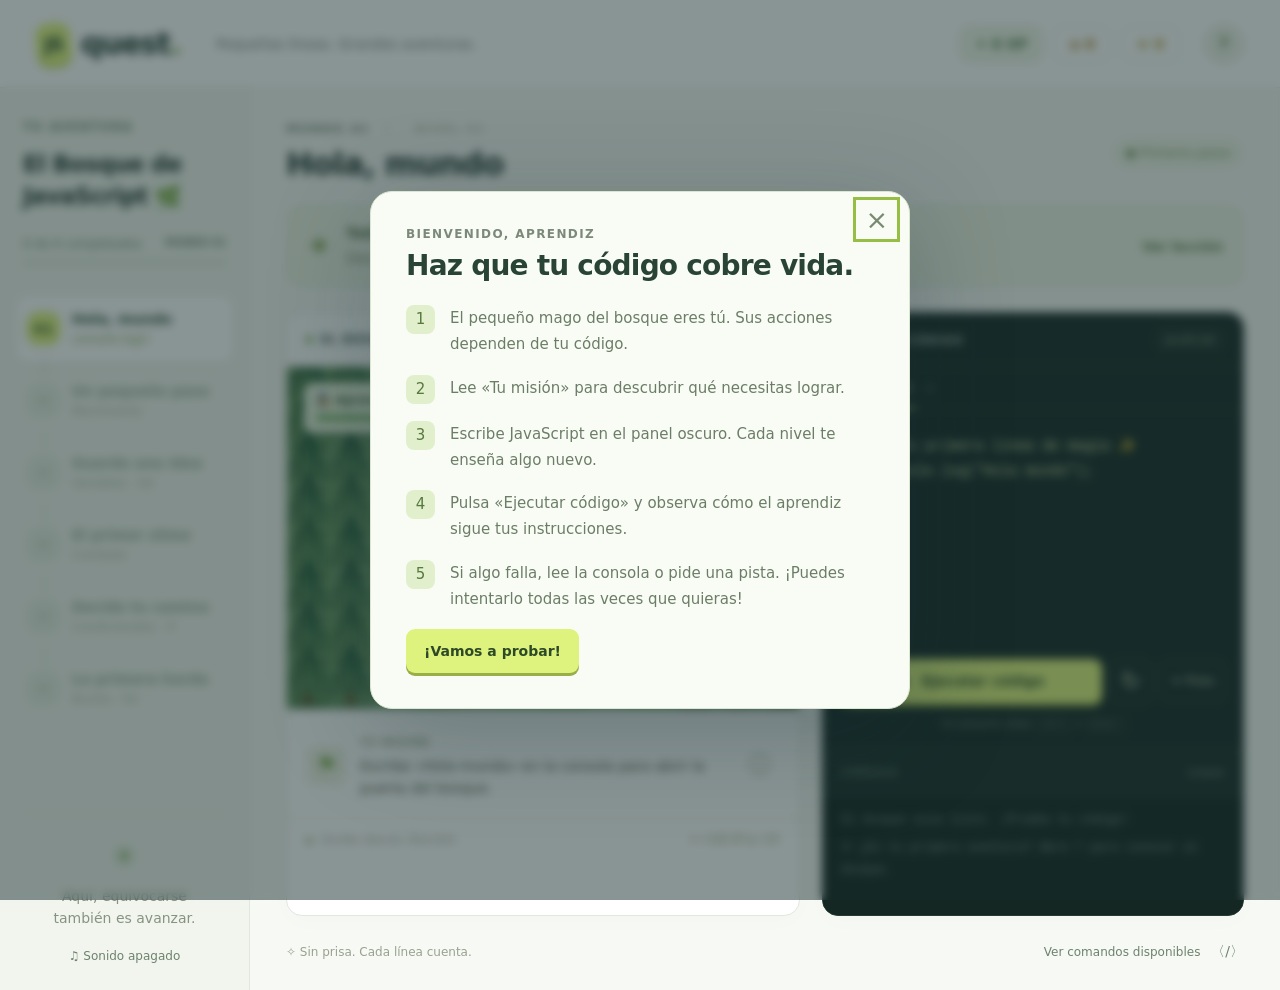
<file: js-quest/index.html>
<!DOCTYPE html>
<html lang="es"><head><meta charset="UTF-8"><meta name="viewport" content="width=device-width,initial-scale=1"><title>JS Quest · El Bosque de JavaScript</title><meta name="description" content="Aprende JavaScript desde cero en una aventura de código, magia y pequeños descubrimientos."><link rel="icon" type="image/svg+xml" href="data:image/svg+xml,%3Csvg xmlns='http://www.w3.org/2000/svg' viewBox='0 0 40 40'%3E%3Crect width='40' height='40' rx='12' fill='%23d8f36a'/%3E%3Ctext x='6' y='28' font-size='23' font-weight='bold' fill='%23263828'%3EJS%3C/text%3E%3C/svg%3E"><link rel="stylesheet" href="css/style.css"></head>
<body><header class="topbar"><button class="brand" id="homeButton" aria-label="Inicio de JS Quest"><span class="brand-icon">JS</span><span>quest<span class="brand-dot">.</span></span></button><span class="tagline">Pequeñas líneas. Grandes aventuras.</span><div class="top-stats"><span id="xpStat">✦ 0 XP</span><span id="coinStat">◈ 0</span><span id="starStat">★ 0</span></div><button class="avatar" id="helpButton" title="Cómo jugar" aria-label="Cómo jugar">?</button></header>
<div class="app-layout"><aside class="sidebar"><div class="world-label">TU AVENTURA</div><h2>El Bosque de<br>JavaScript <span>🌿</span></h2><div class="world-progress"><span id="progressText">0 de 6 completados</span><span>MUNDO 01</span></div><div class="progress-track"><i id="progressFill"></i></div><nav id="levelList" aria-label="Niveles del bosque"></nav><div class="sidebar-bottom"><span class="leaf">✳</span><p>Aquí, equivocarse<br>también es avanzar.</p><button id="soundButton" class="text-button">♫ Sonido apagado</button></div></aside>
<main><div class="workspace-top"><div><div class="eyebrow">MUNDO 01 <span>/</span> <span id="levelKicker">NIVEL 01</span></div><h1 id="levelTitle">Hola, mundo</h1></div><span class="difficulty">● Primeros pasos</span></div><div class="lesson-banner"><span class="mentor-symbol">✦</span><div><strong id="lessonHeading">Toda aventura empieza con un hola.</strong><p id="lessonText"></p></div><button id="lessonToggle" class="text-button">Ver lección</button></div>
<div class="play-grid"><section class="game-card"><div class="panel-head"><div><span class="tiny-dot"></span>EL BOSQUE</div><span class="live-tag">TU CÓDIGO COBRA VIDA</span></div><div class="scene"><canvas id="gameCanvas" width="864" height="576" aria-label="Escenario del juego con héroe, enemigos y objetivo"></canvas><div class="health-hud"><span>🧙 Aprendiz</span><div class="health-track"><i id="healthFill"></i></div><small id="healthText">100 / 100</small></div><div class="scene-level" id="sceneLevel">01</div><div id="speechBubble" class="speech-bubble" hidden></div></div><div class="mission"><div class="mission-icon">⚑</div><div><span class="eyebrow">TU MISIÓN</span><p id="objectiveText"></p></div><button id="objectiveButton" class="icon-button" aria-label="Ver objetivo">ⓘ</button></div><div class="game-footer"><span><i class="keycap">▶</i> Escribe. Ejecuta. Descubre.</span><span id="rewardText">✦ +100 XP &nbsp; ◈ +25</span></div></section>
<section class="code-card"><div class="panel-head"><span><span class="code-icon">〈/〉</span> TU CÓDIGO</span><span class="language-chip">JavaScript</span></div><div class="editor-tab"><span>aventura.js</span><span class="tab-dot"></span></div><div class="editor-container"><pre id="lineNumbers" aria-hidden="true">1</pre><label class="sr-only" for="codeEditor">Código JavaScript del nivel</label><textarea id="codeEditor" spellcheck="false" autocapitalize="off" autocomplete="off" autocorrect="off"></textarea></div><div class="editor-actions"><button id="runButton" class="primary-button"><span>▶</span> Ejecutar código</button><button id="resetButton" class="icon-button" title="Reiniciar nivel y código" aria-label="Reiniciar nivel y código">↻</button><button id="hintButton" class="hint-button">☀ Pista</button></div><div class="shortcut">Un pequeño atajo: <kbd>Ctrl</kbd> + <kbd>Enter</kbd></div><div class="console-head"><span>CONSOLA</span><button id="clearConsole" class="text-button">Limpiar</button></div><div id="console" role="log" aria-live="polite"></div></section></div>
<div class="bottom-notes"><span>✧ Sin prisa. Cada línea cuenta.</span><button id="commandsButton" class="text-button">Ver comandos disponibles <span>〈/〉</span></button></div></main></div>
<dialog id="infoDialog"><button class="close-dialog" id="closeInfo" aria-label="Cerrar">×</button><div id="infoContent"></div></dialog>
<dialog id="winDialog"><div class="win-symbol">✦</div><div class="eyebrow">¡UN NUEVO DESCUBRIMIENTO!</div><h2>¡Nivel completado!</h2><div class="win-stars" id="winStars">★★★</div><p id="winMessage">Tu código acaba de hacer magia.</p><div class="win-rewards" id="winRewards"></div><button id="nextButton" class="primary-button">Siguiente nivel</button><button id="replayButton" class="text-button">Volver a intentarlo</button></dialog>
<script src="js/levels.js"></script><script src="js/player.js"></script><script src="js/enemy.js"></script><script src="js/game.js"></script><script src="js/progress.js"></script><script src="js/levelManager.js"></script><script src="js/codeRunner.js"></script><script src="js/ui.js"></script><script src="js/app.js"></script></body></html>
</file>
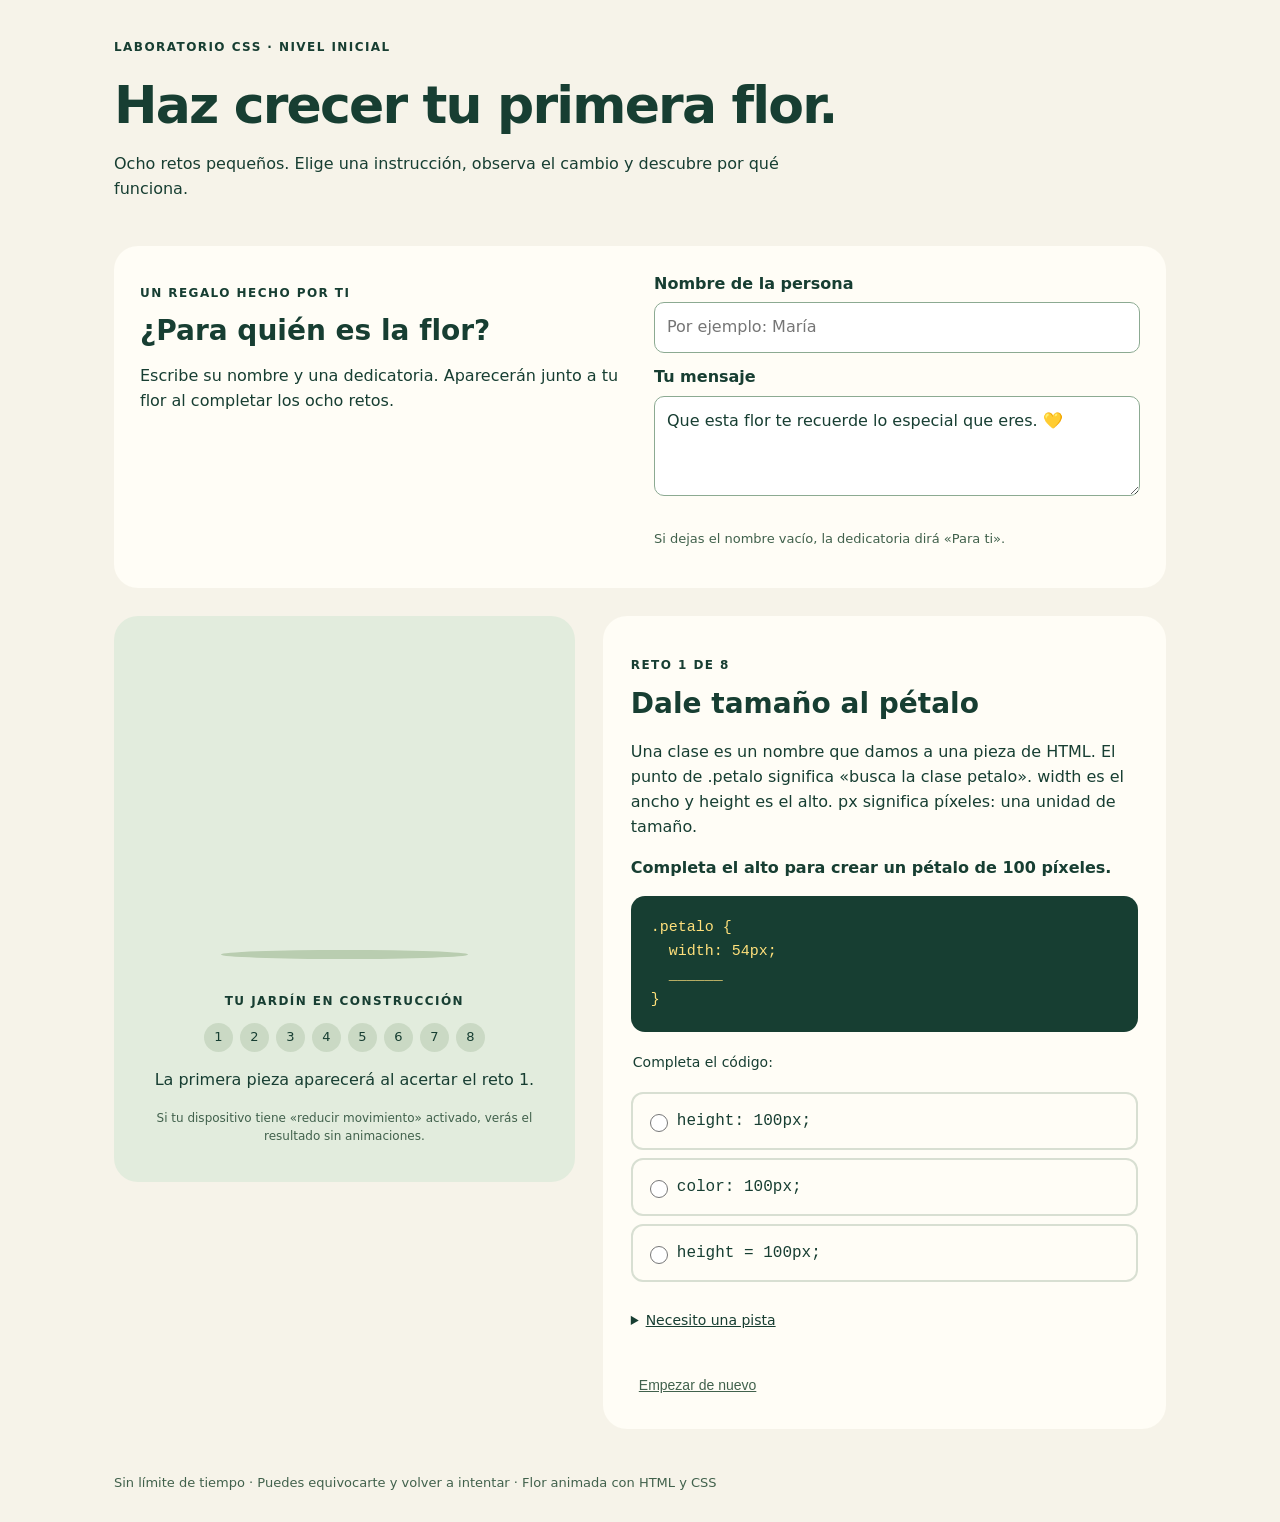
<file: juego-flor/index.html>
<!doctype html>
<html lang="es"><head><meta charset="utf-8"><meta name="viewport" content="width=device-width, initial-scale=1"><title>Misión: una flor con CSS</title><link rel="stylesheet" href="estilos.css"></head>
<body><header><span class="badge">LABORATORIO CSS · NIVEL INICIAL</span><h1>Haz crecer tu primera flor.</h1><p>Ocho retos pequeños. Elige una instrucción, observa el cambio y descubre por qué funciona.</p></header>
<form class="game">
<section class="personalizacion" aria-labelledby="titulo-regalo"><div><p class="eyebrow">UN REGALO HECHO POR TI</p><h2 id="titulo-regalo">¿Para quién es la flor?</h2><p>Escribe su nombre y una dedicatoria. Aparecerán junto a tu flor al completar los ocho retos.</p></div><div><label for="destinatario">Nombre de la persona</label><input id="destinatario" name="destinatario" type="text" maxlength="60" placeholder="Por ejemplo: María" autocomplete="off"><label for="mensaje">Tu mensaje</label><textarea id="mensaje" name="mensaje" maxlength="240" rows="3">Que esta flor te recuerde lo especial que eres. 💛</textarea><p class="field-note">Si dejas el nombre vacío, la dedicatoria dirá «Para ti».</p></div></section><div class="preview"><div class="scene" role="img" aria-label="Vista del resultado: la flor se construye al resolver los retos"><div class="hearts" aria-hidden="true"><span class="heart h1">♥</span><span class="heart h2">♥</span><span class="heart h3">♥</span><span class="heart h4">♥</span><span class="heart h5">♥</span><span class="heart h6">♥</span><span class="heart h7">♥</span><span class="heart h8">♥</span><span class="heart h9">♥</span><span class="heart h10">♥</span><span class="heart h11">♥</span><span class="heart h12">♥</span></div><div class="stem"></div><div class="leaf"></div><div class="corona"><i class="petalo p1"></i><i class="petalo p2"></i><i class="petalo p3"></i><i class="petalo p4"></i><i class="petalo p5"></i><i class="petalo p6"></i><i class="petalo p7"></i><i class="petalo p8"></i><div class="centro"></div></div><div class="ground"></div></div><div class="dedicatoria" aria-live="polite"><h2 data-destino>Para ti</h2><p data-mensaje>Que esta flor te recuerde lo especial que eres. 💛</p></div><p class="preview-label">TU JARDÍN EN CONSTRUCCIÓN</p><div class="progress" aria-label="Progreso de los ocho retos"><span class="dot d1">1</span><span class="dot d2">2</span><span class="dot d3">3</span><span class="dot d4">4</span><span class="dot d5">5</span><span class="dot d6">6</span><span class="dot d7">7</span><span class="dot d8">8</span></div><p class="start-caption">La primera pieza aparecerá al acertar el reto 1.</p><p class="caption cap1">Ya hay una caja de 54 × 100 píxeles.</p><p class="caption cap2">El pétalo ahora es amarillo.</p><p class="caption cap3">¡Tu primer pétalo está listo!</p><p class="caption cap4">Los ocho pétalos comparten el mismo punto de giro.</p><p class="caption cap5">La flor ya tiene centro y tallo.</p><p class="caption cap6">Receta preparada. La vista muestra el tamaño inicial como ejemplo.</p><p class="caption cap7">¡La flor se ha abierto!</p><p class="caption cap8">¡Completaste la flor y su celebración!</p><p class="motion-note">Si tu dispositivo tiene «reducir movimiento» activado, verás el resultado sin animaciones.</p></div><div class="workshop"><section class="step step1" aria-labelledby="title1"><p class="eyebrow">RETO 1 DE 8</p><h2 id="title1">Dale tamaño al pétalo</h2><p>Una clase es un nombre que damos a una pieza de HTML. El punto de .petalo significa «busca la clase petalo». width es el ancho y height es el alto. px significa píxeles: una unidad de tamaño.</p><p class="task">Completa el alto para crear un pétalo de 100 píxeles.</p><pre>.petalo {
  width: 54px;
  ______
}</pre><fieldset><legend>Completa el código:</legend><div class="option"><input type="radio" name="reto1" id="s1c" value="0"><label for="s1c"><code>height: 100px;</code></label><p class="feedback good">height: 100px; establece el alto. Los dos puntos separan la propiedad y su valor; el punto y coma termina la instrucción.</p></div><div class="option"><input type="radio" name="reto1" id="s1w1" value="1"><label for="s1w1"><code>color: 100px;</code></label><p class="feedback bad">Todavía no. Lee la pista y prueba otra opción; no hay penalización.</p></div><div class="option"><input type="radio" name="reto1" id="s1w2" value="2"><label for="s1w2"><code>height = 100px;</code></label><p class="feedback bad">Todavía no. Lee la pista y prueba otra opción; no hay penalización.</p></div></fieldset><details><summary>Necesito una pista</summary><p>Busca la palabra que significa alto: height. En CSS usamos : para asignar un valor.</p></details><label class="next"><input type="checkbox" id="next1"> Siguiente reto <span aria-hidden="true">→</span></label></section><section class="step step2" aria-labelledby="title2"><p class="eyebrow">RETO 2 DE 8</p><h2 id="title2">Píntalo de amarillo</h2><p>background cambia el fondo de la pieza. yellow es el nombre del color amarillo. color cambia el color del texto, no el fondo.</p><p class="task">Elige la instrucción que pinta el fondo.</p><pre>.petalo {
  background: ______;
}</pre><fieldset><legend>Completa el código:</legend><div class="option"><input type="radio" name="reto2" id="s2w0" value="0"><label for="s2w0"><code>green</code></label><p class="feedback bad">Todavía no. Lee la pista y prueba otra opción; no hay penalización.</p></div><div class="option"><input type="radio" name="reto2" id="s2c" value="1"><label for="s2c"><code>yellow</code></label><p class="feedback good">background: yellow; llena el pétalo de amarillo. En este caso, yellow es el valor de la propiedad background.</p></div><div class="option"><input type="radio" name="reto2" id="s2w2" value="2"><label for="s2w2"><code>pink</code></label><p class="feedback bad">Todavía no. Lee la pista y prueba otra opción; no hay penalización.</p></div></fieldset><details><summary>Necesito una pista</summary><p>Amarillo en inglés se escribe yellow.</p></details><label class="next"><input type="checkbox" id="next2"> Siguiente reto <span aria-hidden="true">→</span></label></section><section class="step step3" aria-labelledby="title3"><p class="eyebrow">RETO 3 DE 8</p><h2 id="title3">Redondea sus bordes</h2><p>border-radius redondea las esquinas. Con 0 quedan rectas. Con 50% en esta caja alargada conseguimos un óvalo.</p><p class="task">Convierte el rectángulo en un pétalo ovalado.</p><pre>.petalo {
  border-radius: ______;
}</pre><fieldset><legend>Completa el código:</legend><div class="option"><input type="radio" name="reto3" id="s3w0" value="0"><label for="s3w0"><code>0</code></label><p class="feedback bad">Todavía no. Lee la pista y prueba otra opción; no hay penalización.</p></div><div class="option"><input type="radio" name="reto3" id="s3c" value="1"><label for="s3c"><code>50%</code></label><p class="feedback good">border-radius: 50%; redondea cada esquina hasta formar el óvalo. El símbolo % significa porcentaje.</p></div><div class="option"><input type="radio" name="reto3" id="s3w2" value="2"><label for="s3w2"><code>2px</code></label><p class="feedback bad">Todavía no. Lee la pista y prueba otra opción; no hay penalización.</p></div></fieldset><details><summary>Necesito una pista</summary><p>Necesitamos un redondeado grande: la mitad del tamaño de la caja.</p></details><label class="next"><input type="checkbox" id="next3"> Siguiente reto <span aria-hidden="true">→</span></label></section><section class="step step4" aria-labelledby="title4"><p class="eyebrow">RETO 4 DE 8</p><h2 id="title4">Forma la corona</h2><p>HTML ya contiene ocho pétalos. transform cambia su forma, orientación o lugar. rotate() gira una pieza. deg significa grados: una vuelta completa tiene 360.</p><p class="task">Hay ocho pétalos. ¿Cuántos grados separan uno del siguiente?</p><pre>.p2 { transform: rotate(____); }
/* p1: 0°, p3: 90°, p4: 135°… */</pre><fieldset><legend>Completa el código:</legend><div class="option"><input type="radio" name="reto4" id="s4w0" value="0"><label for="s4w0"><code>10deg</code></label><p class="feedback bad">Todavía no. Lee la pista y prueba otra opción; no hay penalización.</p></div><div class="option"><input type="radio" name="reto4" id="s4w1" value="1"><label for="s4w1"><code>180deg</code></label><p class="feedback bad">Todavía no. Lee la pista y prueba otra opción; no hay penalización.</p></div><div class="option"><input type="radio" name="reto4" id="s4c" value="2"><label for="s4c"><code>45deg</code></label><p class="feedback good">360 ÷ 8 = 45. Cada pétalo gira 45 grados más que el anterior. transform-origin: 50% 100%; coloca el punto de giro en el centro de su borde inferior.</p></div></fieldset><details><summary>Necesito una pista</summary><p>Divide una vuelta completa (360) entre ocho.</p></details><label class="next"><input type="checkbox" id="next4"> Siguiente reto <span aria-hidden="true">→</span></label></section><section class="step step5" aria-labelledby="title5"><p class="eyebrow">RETO 5 DE 8</p><h2 id="title5">Añade el centro y el tallo</h2><p>El centro es otra pieza de HTML: &lt;div class=&quot;centro&quot;&gt;&lt;/div&gt;. Para aplicarle CSS, escribimos un punto seguido del nombre de esa clase. El tallo ya está preparado.</p><p class="task">¿Qué selector aplica estas instrucciones al centro?</p><pre>______ {
  width: 48px;
  height: 48px;
  background: #a96120;
  border-radius: 50%;
}</pre><fieldset><legend>Completa el código:</legend><div class="option"><input type="radio" name="reto5" id="s5c" value="0"><label for="s5c"><code>.centro</code></label><p class="feedback good">.centro selecciona los elementos con class=&quot;centro&quot;. El código #a96120 representa un color marrón. Ancho y alto iguales más border-radius: 50% forman un círculo.</p></div><div class="option"><input type="radio" name="reto5" id="s5w1" value="1"><label for="s5w1"><code>@centro</code></label><p class="feedback bad">Todavía no. Lee la pista y prueba otra opción; no hay penalización.</p></div><div class="option"><input type="radio" name="reto5" id="s5w2" value="2"><label for="s5w2"><code>centro()</code></label><p class="feedback bad">Todavía no. Lee la pista y prueba otra opción; no hay penalización.</p></div></fieldset><details><summary>Necesito una pista</summary><p>Una clase se selecciona con un punto.</p></details><label class="next"><input type="checkbox" id="next5"> Siguiente reto <span aria-hidden="true">→</span></label></section><section class="step step6" aria-labelledby="title6"><p class="eyebrow">RETO 6 DE 8</p><h2 id="title6">Escribe la receta para florecer</h2><p>@ introduce una regla especial de CSS. @keyframes describe los cambios de una animación. florecer es el nombre que elegimos. from significa inicio; to, final. scale() cambia el tamaño: 0.05 es muy pequeño y 1 es el tamaño normal.</p><p class="task">Completa la palabra que define las etapas.</p><pre>______ florecer {
  from { transform: scale(0.05); }
  to   { transform: scale(1); }
}</pre><fieldset><legend>Completa el código:</legend><div class="option"><input type="radio" name="reto6" id="s6w0" value="0"><label for="s6w0"><code>.keyframes</code></label><p class="feedback bad">Todavía no. Lee la pista y prueba otra opción; no hay penalización.</p></div><div class="option"><input type="radio" name="reto6" id="s6c" value="1"><label for="s6c"><code>@keyframes</code></label><p class="feedback good">@keyframes florecer guarda la receta. Por sí sola no inicia el movimiento. Vamos a aplicarla al grupo que contiene los pétalos y el centro.</p></div><div class="option"><input type="radio" name="reto6" id="s6w2" value="2"><label for="s6w2"><code>@color</code></label><p class="feedback bad">Todavía no. Lee la pista y prueba otra opción; no hay penalización.</p></div></fieldset><details><summary>Necesito una pista</summary><p>La regla especial empieza con @ y se llama keyframes.</p></details><label class="next"><input type="checkbox" id="next6"> Siguiente reto <span aria-hidden="true">→</span></label></section><section class="step step7" aria-labelledby="title7"><p class="eyebrow">RETO 7 DE 8</p><h2 id="title7">¡Hazla florecer!</h2><p>animation-name elige una receta de @keyframes. animation-duration dice cuánto dura; 2s son dos segundos. animation-fill-mode: both aplica el primer estado durante la espera y conserva el último al acabar.</p><p class="task">Usa el mismo nombre de la receta anterior.</p><pre>.corona {
  animation-name: ______;
  animation-duration: 2s;
  animation-fill-mode: both;
}</pre><fieldset><legend>Completa el código:</legend><div class="option"><input type="radio" name="reto7" id="s7w0" value="0"><label for="s7w0"><code>yellow</code></label><p class="feedback bad">Todavía no. Lee la pista y prueba otra opción; no hay penalización.</p></div><div class="option"><input type="radio" name="reto7" id="s7w1" value="1"><label for="s7w1"><code>petalo</code></label><p class="feedback bad">Todavía no. Lee la pista y prueba otra opción; no hay penalización.</p></div><div class="option"><input type="radio" name="reto7" id="s7c" value="2"><label for="s7c"><code>florecer</code></label><p class="feedback good">animation-name: florecer; conecta el grupo .corona con @keyframes florecer. La corona pasa de pequeña a grande durante dos segundos.</p></div></fieldset><details><summary>Necesito una pista</summary><p>El nombre debe coincidir exactamente con el escrito después de @keyframes.</p></details><label class="next"><input type="checkbox" id="next7"> Siguiente reto <span aria-hidden="true">→</span></label></section><section class="step step8" aria-labelledby="title8"><p class="eyebrow">RETO 8 DE 8</p><h2 id="title8">Celebra con corazones</h2><p>Los corazones ya tienen una animación llamada flotar. animation-delay indica cuánto espera cada uno antes de empezar. Variar posiciones y esperas crea un efecto disperso.</p><p class="task">Haz que este corazón espere un segundo.</p><pre>.corazon {
  animation-name: flotar;
  animation-duration: 4s;
  animation-iteration-count: infinite;
  ______
}</pre><fieldset><legend>Completa el código:</legend><div class="option"><input type="radio" name="reto8" id="s8c" value="0"><label for="s8c"><code>animation-delay: 1s;</code></label><p class="feedback good">animation-delay: 1s; retrasa el comienzo un segundo. infinite repite la animación. Los corazones usan posiciones y tiempos diferentes, fijados en CSS: simulan azar, no generan posiciones aleatorias nuevas.</p></div><div class="option"><input type="radio" name="reto8" id="s8w1" value="1"><label for="s8w1"><code>background: 1s;</code></label><p class="feedback bad">Todavía no. Lee la pista y prueba otra opción; no hay penalización.</p></div><div class="option"><input type="radio" name="reto8" id="s8w2" value="2"><label for="s8w2"><code>animation-name: 1s;</code></label><p class="feedback bad">Todavía no. Lee la pista y prueba otra opción; no hay penalización.</p></div></fieldset><details><summary>Necesito una pista</summary><p>delay significa retraso. El valor de tiempo lleva s, de segundos.</p></details><label class="next"><input type="checkbox" id="next8"> Ver mi jardín <span aria-hidden="true">→</span></label></section><section class="finish"><p class="eyebrow">8 DE 8 · MISIÓN CUMPLIDA</p><h2>De una caja a una flor.</h2><p>Has usado clases, propiedades, valores, giros y animaciones. ¡Ahora puedes cambiar el jardín!</p><ol><li>Abre <strong>ejercicio/index.html</strong> para ver la flor completa.</li><li>Abre <strong>ejercicio/flor.css</strong> en un editor de texto.</li><li>Cambia <code>yellow</code> por <code>pink</code>. Guarda y recarga la página.</li><li>Cambia <code>2s</code> por <code>5s</code>. ¿Florece más rápido o más lento?</li></ol><p>El HTML y el CSS están en archivos separados. Los comentarios del CSS explican cada parte.</p><div class="acciones"><button type="button" id="ver-regalo" class="link-button">Ver mi animación completa</button><button type="button" id="descargar" class="link-button">Descargar HTML y CSS ↓</button></div><p class="field-note">La descarga incluye index.html y flor.css con tu dedicatoria. Descomprime el ZIP y abre index.html para regalar la flor.</p><p id="estado-descarga" role="status"></p><noscript>Para personalizar y descargar, activa JavaScript. Puedes abrir la versión de ejemplo en ejercicio/index.html.</noscript></section><button type="reset" class="reset">Empezar de nuevo</button></div></form><footer>Sin límite de tiempo · Puedes equivocarte y volver a intentar · Flor animada con HTML y CSS</footer><script src="personalizar.js"></script></body></html>
</file>
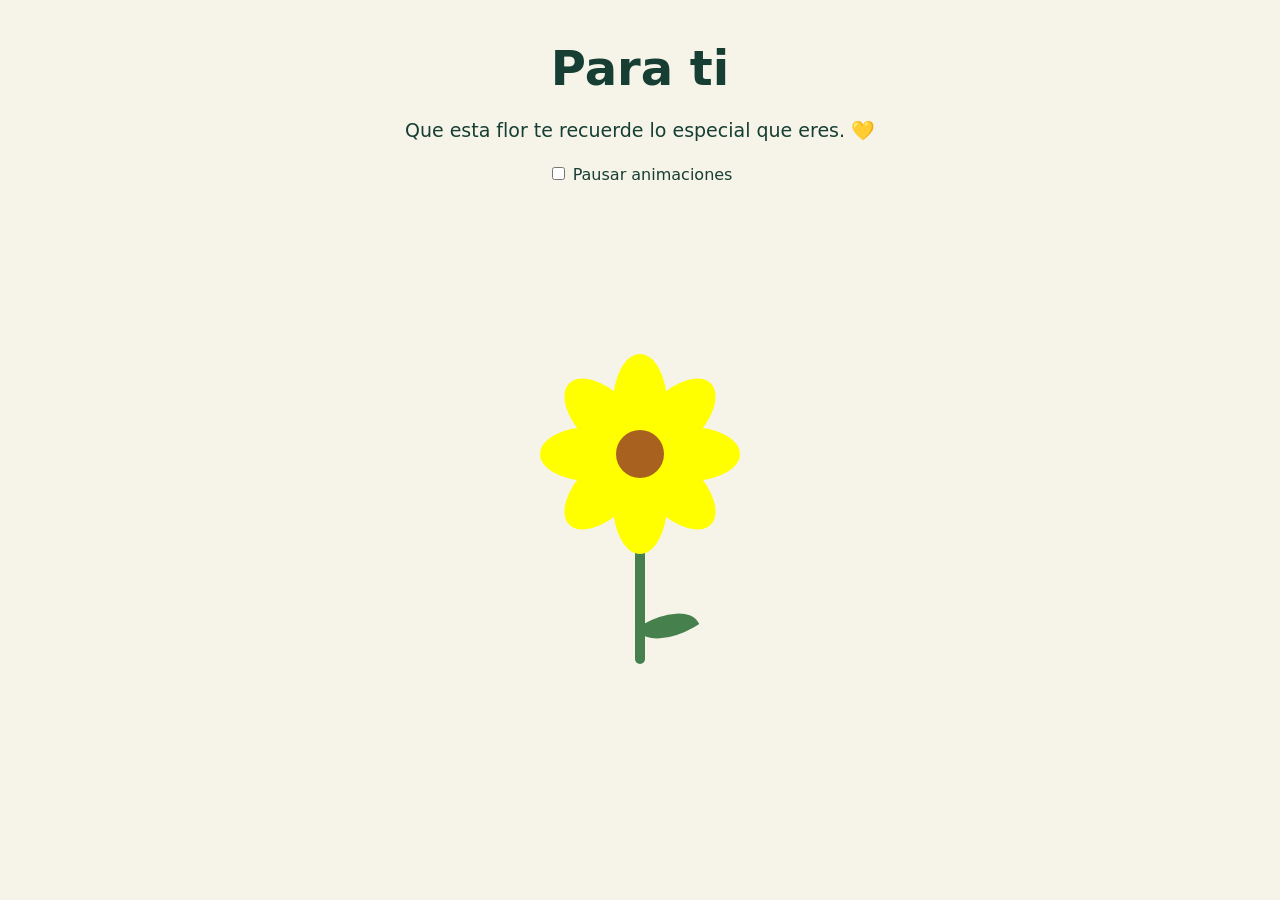
<file: juego-flor/ejercicio/index.html>
<!doctype html>
<html lang="es">
<head>
  <meta charset="utf-8">
  <meta name="viewport" content="width=device-width, initial-scale=1">
  <title>Una flor para ti</title>
  <!-- link conecta este HTML con el archivo que contiene los estilos. -->
  <link rel="stylesheet" href="flor.css">
</head>
<body>
  <header class="dedicatoria"><h1>Para ti</h1><p>Que esta flor te recuerde lo especial que eres. 💛</p></header>
  <label class="control"><input type="checkbox" id="pausa"> Pausar animaciones</label>
  <div class="escena" role="img" aria-label="Flor amarilla que se abre, con corazones flotantes">
    <div class="hearts" aria-hidden="true"><span class="heart h1">♥</span><span class="heart h2">♥</span><span class="heart h3">♥</span><span class="heart h4">♥</span><span class="heart h5">♥</span><span class="heart h6">♥</span><span class="heart h7">♥</span><span class="heart h8">♥</span><span class="heart h9">♥</span><span class="heart h10">♥</span><span class="heart h11">♥</span><span class="heart h12">♥</span></div>
    <div class="stem"></div><div class="leaf"></div>
    <!-- corona agrupa los pétalos y el centro. Animaremos todo este grupo. -->
    <div class="corona"><i class="petalo p1"></i><i class="petalo p2"></i><i class="petalo p3"></i><i class="petalo p4"></i><i class="petalo p5"></i><i class="petalo p6"></i><i class="petalo p7"></i><i class="petalo p8"></i><div class="centro"></div></div>
  </div>
</body>
</html>
</file>
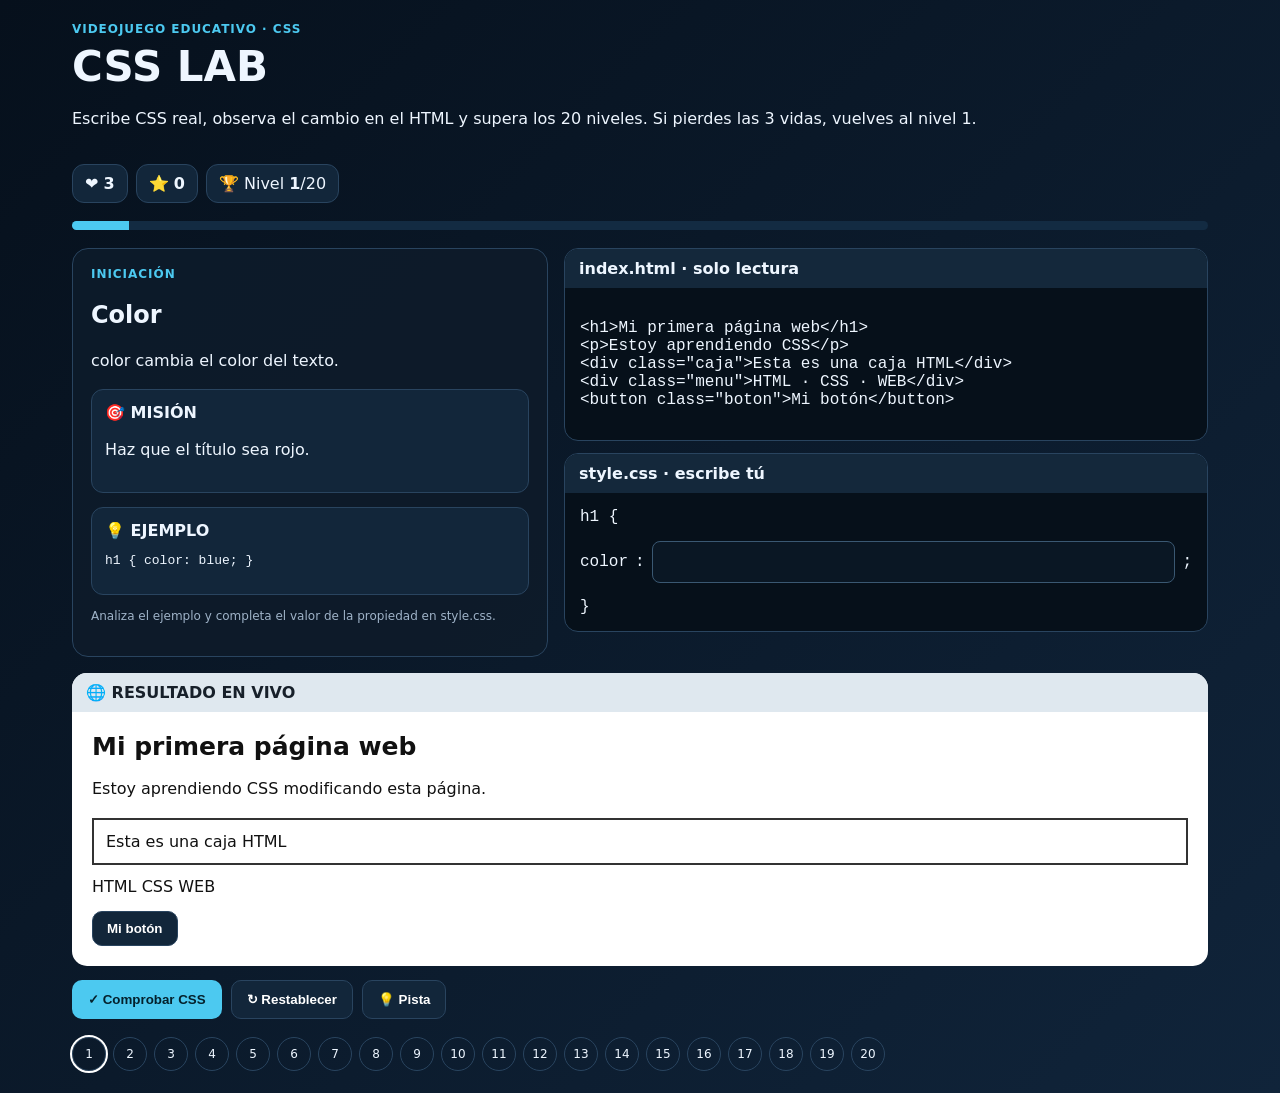
<file: css.html>
<!doctype html>
<html lang="es">
<head>
<meta charset="utf-8">
<meta name="viewport" content="width=device-width,initial-scale=1">
<title>CSS LAB — 20 niveles</title>
<style>
:root{--bg:#07111f;--panel:#0d1b2a;--card:#12263a;--text:#eef6ff;--muted:#9fb3c8;--accent:#4cc9f0;--ok:#52b788;--bad:#ef476f;--border:#29445f}
*{box-sizing:border-box}body{margin:0;background:linear-gradient(135deg,#06101c,#10243a);color:var(--text);font-family:Inter,system-ui,Arial,sans-serif}
main{max-width:1180px;margin:auto;padding:22px}.top{display:flex;justify-content:space-between;gap:16px;flex-wrap:wrap}.tag{font-size:12px;color:var(--accent);font-weight:800;letter-spacing:.08em}
h1{margin:6px 0;font-size:clamp(25px,4vw,42px)}p{line-height:1.55}.stats{display:flex;gap:8px;flex-wrap:wrap}.pill{background:var(--card);border:1px solid var(--border);padding:9px 12px;border-radius:12px}
.progress{height:9px;background:#132b42;border-radius:20px;overflow:hidden;margin:18px 0}.bar{height:100%;background:var(--accent);width:5%;transition:.3s}
.grid{display:grid;grid-template-columns:.85fr 1.15fr;gap:16px}.panel{background:rgba(13,27,42,.94);border:1px solid var(--border);border-radius:16px;padding:18px}
.mission,.example{background:var(--card);border:1px solid var(--border);border-radius:12px;padding:13px;margin-top:14px}.small{font-size:12px;color:var(--muted)}
.editor{background:#06101a;border:1px solid var(--border);border-radius:14px;overflow:hidden;margin-bottom:12px}.editor-head{padding:10px 14px;background:#14283b;font-weight:700}.code{padding:15px;font-family:Consolas,monospace;white-space:pre-wrap;overflow:auto}
.line{display:flex;gap:7px;align-items:center;padding:0 15px 15px;font-family:Consolas,monospace}.line input{flex:1;min-width:80px;background:#0a1724;color:#fff;border:1px solid #3a5872;border-radius:8px;padding:11px;font:inherit}
.preview{margin-top:16px;background:white;color:#111;border-radius:15px;overflow:hidden}.preview-head{background:#dfe8ef;padding:10px 14px;color:#17202a;font-weight:800}.browser{padding:20px;min-height:230px}
.actions{display:flex;gap:9px;flex-wrap:wrap;margin-top:14px}button{border:1px solid var(--border);background:var(--card);color:#fff;padding:11px 15px;border-radius:10px;cursor:pointer;font-weight:750}button.primary{background:var(--accent);color:#04212c;border-color:transparent}.feedback{margin-top:12px;font-weight:750}
.map{display:flex;flex-wrap:wrap;gap:7px;margin-top:18px}.lv{width:34px;height:34px;border:1px solid var(--border);border-radius:50%;display:grid;place-items:center;font-size:12px}.done{background:var(--accent);color:#03222d}.now{outline:2px solid white}
@media(max-width:800px){.grid{grid-template-columns:1fr}}
</style>
</head>
<body><main>
<div class="top"><div><div class="tag">VIDEOJUEGO EDUCATIVO · CSS</div><h1>CSS LAB</h1><p>Escribe CSS real, observa el cambio en el HTML y supera los 20 niveles. Si pierdes las 3 vidas, vuelves al nivel 1.</p></div>
<div class="stats"><div class="pill">❤️ <b id="lives">3</b></div><div class="pill">⭐ <b id="score">0</b></div><div class="pill">🏆 Nivel <b id="level">1</b>/20</div></div></div>
<div class="progress"><div id="bar" class="bar"></div></div>
<div class="grid"><section class="panel"><div class="tag" id="rank"></div><h2 id="title"></h2><p id="explain"></p><div class="mission"><b>🎯 MISIÓN</b><p id="mission"></p></div><div class="example"><b>💡 EJEMPLO</b><pre id="example"></pre></div><p class="small">Analiza el ejemplo y completa el valor de la propiedad en style.css.</p></section>
<section><div class="editor"><div class="editor-head">index.html · solo lectura</div><pre class="code">&lt;h1&gt;Mi primera página web&lt;/h1&gt;
&lt;p&gt;Estoy aprendiendo CSS&lt;/p&gt;
&lt;div class="caja"&gt;Esta es una caja HTML&lt;/div&gt;
&lt;div class="menu"&gt;HTML · CSS · WEB&lt;/div&gt;
&lt;button class="boton"&gt;Mi botón&lt;/button&gt;</pre></div>
<div class="editor"><div class="editor-head">style.css · escribe tú</div><div class="code" id="selector"></div><div class="line"><span id="property"></span><span>:</span><input id="input" autocomplete="off" spellcheck="false"><span>;</span></div><div class="code" style="padding-top:0">}</div></div></section></div>
<div class="preview"><div class="preview-head">🌐 RESULTADO EN VIVO</div><div class="browser"><div id="page"><h3 id="dTitle" style="font-size:25px;margin:0 0 12px">Mi primera página web</h3><p id="dText">Estoy aprendiendo CSS modificando esta página.</p><div id="dBox" style="padding:12px;border:2px solid #333;margin:10px 0">Esta es una caja HTML</div><div id="dMenu" style="margin-top:12px"><span>HTML</span> <span>CSS</span> <span>WEB</span></div><button id="dButton" style="margin-top:15px;padding:9px 14px">Mi botón</button></div></div></div>
<div class="actions"><button class="primary" id="check">✓ Comprobar CSS</button><button id="reset">↻ Restablecer</button><button id="hint">💡 Pista</button></div><div id="feedback" class="feedback"></div><div id="map" class="map"></div>
</main>
<script>
const L=[
["Color","color","color cambia el color del texto.","Haz que el título sea rojo.","h1 { color: blue; }","red","dTitle","color","Prueba red."],
["Fondo","background-color","Cambia el fondo de un elemento.","Pon la caja en lightblue.",".caja { background-color: yellow; }","lightblue","dBox","backgroundColor","Usa lightblue."],
["Tamaño","font-size","Controla el tamaño de las letras.","Haz el párrafo de 20px.","p { font-size: 18px; }","20px","dText","fontSize","Número + px."],
["Negrita","font-weight","Controla el grosor del texto.","Pon el párrafo en 700.","p { font-weight: 700; }","700","dText","fontWeight","700 suele ser negrita."],
["Alineación","text-align","Alinea el contenido textual.","Centra el título.","h1 { text-align: center; }","center","dTitle","textAlign","Usa center."],
["Ancho","width","Define el ancho.","Pon la caja al 70%.",".caja { width: 50%; }","70%","dBox","width","70%."],
["Margin","margin","Espacio exterior al borde.","Pon margin de 25px.",".caja { margin: 10px; }","25px","dBox","margin","Espacio exterior."],
["Padding","padding","Espacio entre contenido y borde.","Pon padding de 30px.",".caja { padding: 15px; }","30px","dBox","padding","Espacio interior."],
["Border","border","Define grosor, estilo y color.","Usa 4px solid blue.",".caja { border: 2px solid red; }","4px solid blue","dBox","border","grosor estilo color."],
["Border radius","border-radius","Redondea las esquinas.","Redondea 20px.",".caja { border-radius: 8px; }","20px","dBox","borderRadius","20px."],
["Opacity","opacity","Controla transparencia entre 0 y 1.","Pon el párrafo en 0.5.","p { opacity: .8; }","0.5","dText","opacity","Mitad de opacidad."],
["Flexbox","display","display:flex activa Flexbox.","Convierte el menú en flex.",".menu { display: flex; }","flex","dMenu","display","flex."],
["Dirección Flex","flex-direction","row crea fila; column crea columna.","Pon el menú en column.",".menu { flex-direction: row; }","column","dMenu","flexDirection","Lo contrario de row."],
["Gap","gap","Separa hijos de flex/grid.","Pon gap de 20px.",".menu { gap: 10px; }","20px","dMenu","gap","20px."],
["Justify content","justify-content","Distribuye elementos en el eje principal.","Usa space-between.",".menu { justify-content: center; }","space-between","dMenu","justifyContent","space-between."],
["Sombra","box-shadow","Añade una sombra a una caja.","Usa 4px 4px 10px gray.",".caja { box-shadow: 2px 2px 5px gray; }","4px 4px 10px gray","dBox","boxShadow","X Y blur color."],
["Transform","transform","Permite rotar, escalar o mover.","Rota el botón 5 grados.",".boton { transform: rotate(10deg); }","rotate(5deg)","dButton","transform","rotate(5deg)."],
["Cursor","cursor","Cambia el puntero.","Usa pointer en el botón.",".boton { cursor: pointer; }","pointer","dButton","cursor","pointer."],
["Grid","display","display:grid activa CSS Grid.","Convierte el menú en grid.",".menu { display: grid; }","grid","dMenu","display","grid."],
["Jefe final: columnas","grid-template-columns","Define columnas de Grid.","Crea 3 columnas iguales.",".menu { grid-template-columns: repeat(2, 1fr); }","repeat(3, 1fr)","dMenu","gridTemplateColumns","repeat(3, 1fr)."]
];
let n=0,lives=3,score=0;
const $=x=>document.getElementById(x);const ids=["dTitle","dText","dBox","dMenu","dButton"],base={};ids.forEach(x=>base[x]=$(x).getAttribute("style")||"");
function restore(){ids.forEach(x=>$(x).setAttribute("style",base[x]));if(n>=12&&n<=14)$("dMenu").style.display="flex";if(n===19)$("dMenu").style.display="grid"}
function sel(){return L[n][6]==="dTitle"?"h1":L[n][6]==="dText"?"p":L[n][6]==="dBox"?".caja":L[n][6]==="dButton"?".boton":".menu"}
function draw(){restore();let x=L[n];$("level").textContent=n+1;$("lives").textContent=lives;$("score").textContent=score;$("bar").style.width=(n+1)*5+"%";$("rank").textContent=n<5?"INICIACIÓN":n<10?"BOX MODEL":n<15?"FLEXBOX":n<19?"AVANZADO":"JEFE FINAL";$("title").textContent=x[0];$("explain").textContent=x[2];$("mission").textContent=x[3];$("example").textContent=x[4];$("selector").textContent=sel()+" {";$("property").textContent=x[1];$("input").value="";$("feedback").textContent="";map()}
function live(){restore();let v=$("input").value.trim();if(v)try{$(L[n][6]).style[L[n][7]]=v}catch(e){}}
function norm(v){return v.trim().toLowerCase().replace(/\\s+/g," ")}
function check(){if(norm($("input").value)===norm(L[n][5])){score+=100+n*15;$("feedback").textContent="✅ Correcto. El cambio CSS funciona.";if(n===19){setTimeout(()=>alert("🏆 ¡Completaste los 20 niveles! Puntuación: "+score),250);return}n++;setTimeout(draw,450)}else{lives--;$("lives").textContent=lives;$("feedback").textContent="❌ No cumple la misión. Revisa propiedad, valor y unidad.";if(lives<=0){setTimeout(()=>{alert("GAME OVER. Vuelves al nivel 1.");n=0;lives=3;score=0;draw()},400)}}}
function map(){let m=$("map");m.innerHTML="";L.forEach((_,i)=>{let e=document.createElement("span");e.className="lv "+(i<n?"done ":"")+(i===n?"now":"");e.textContent=i+1;m.appendChild(e)})}
$("input").addEventListener("input",live);$("input").addEventListener("keydown",e=>{if(e.key==="Enter")check()});$("check").onclick=check;$("reset").onclick=()=>{restore();$("input").value=""};$("hint").onclick=()=>$("feedback").textContent="💡 "+L[n][8];draw();
</script></body></html>
</file>
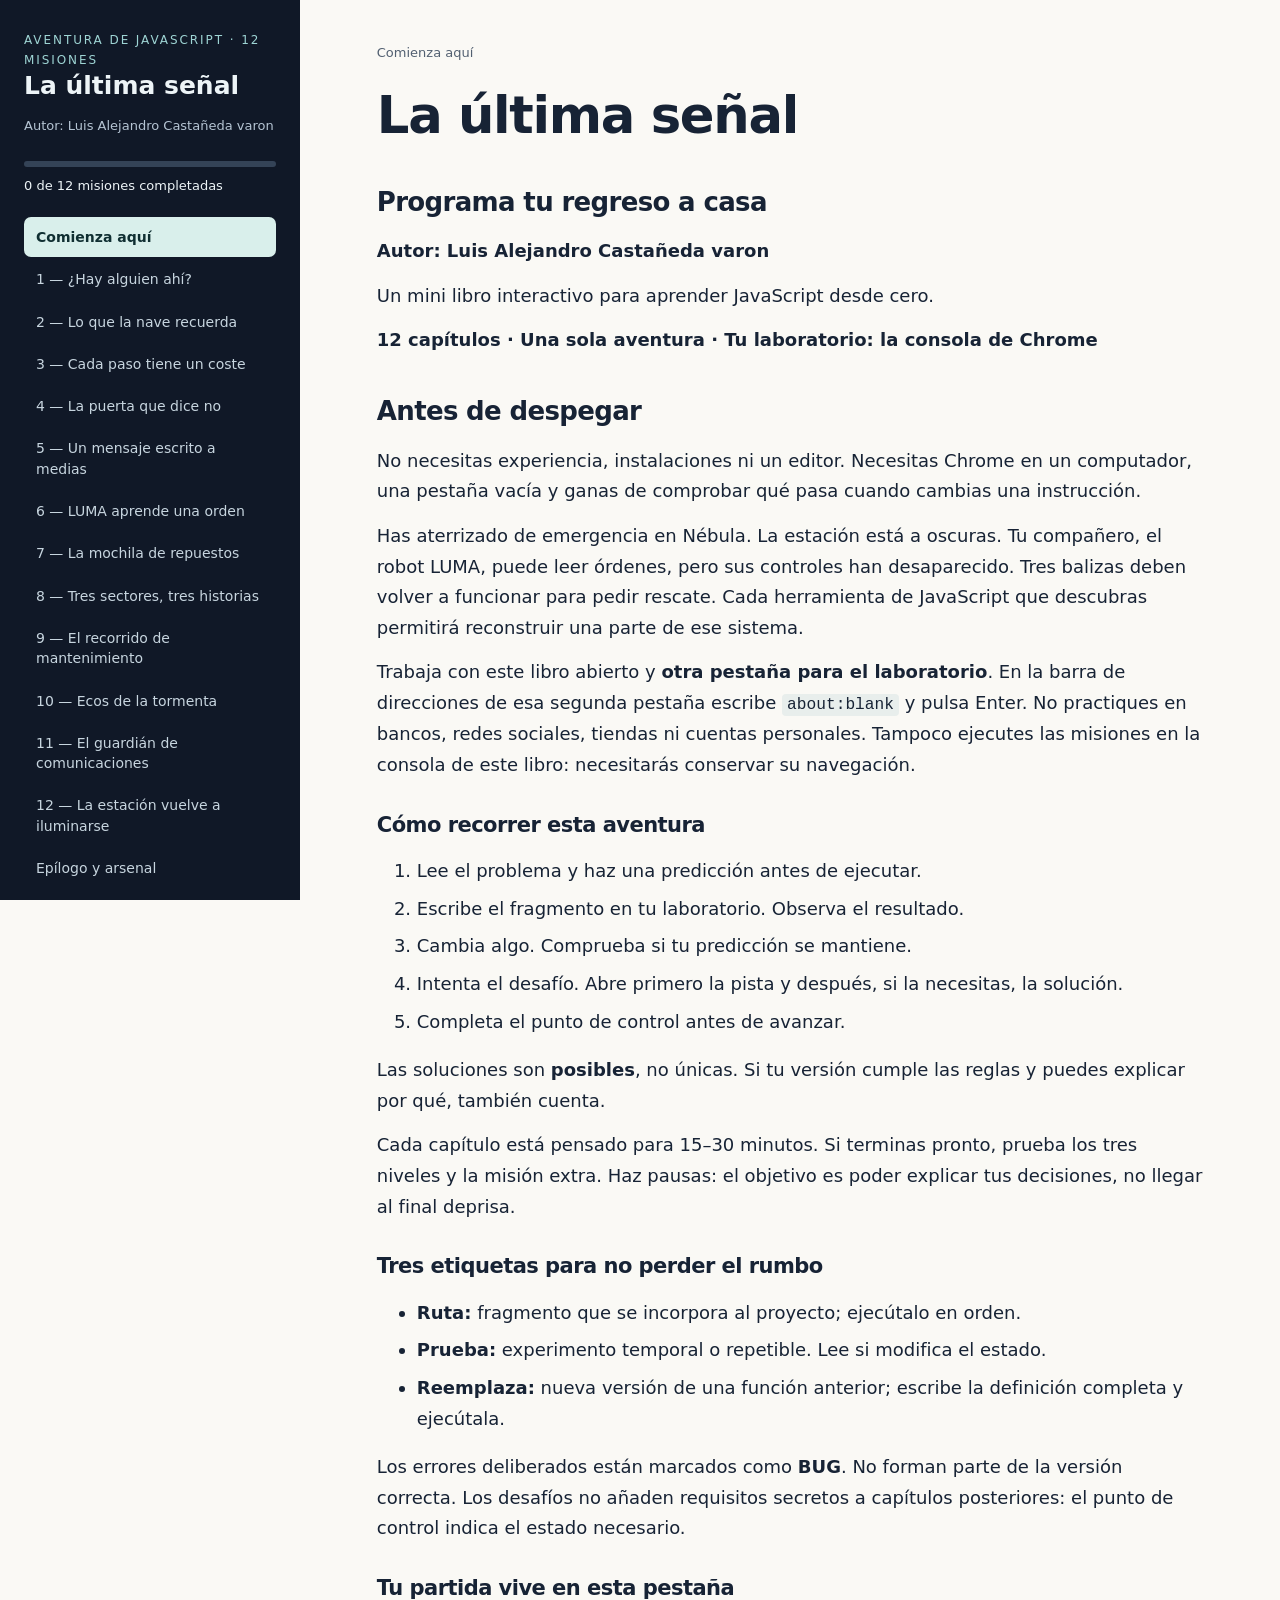
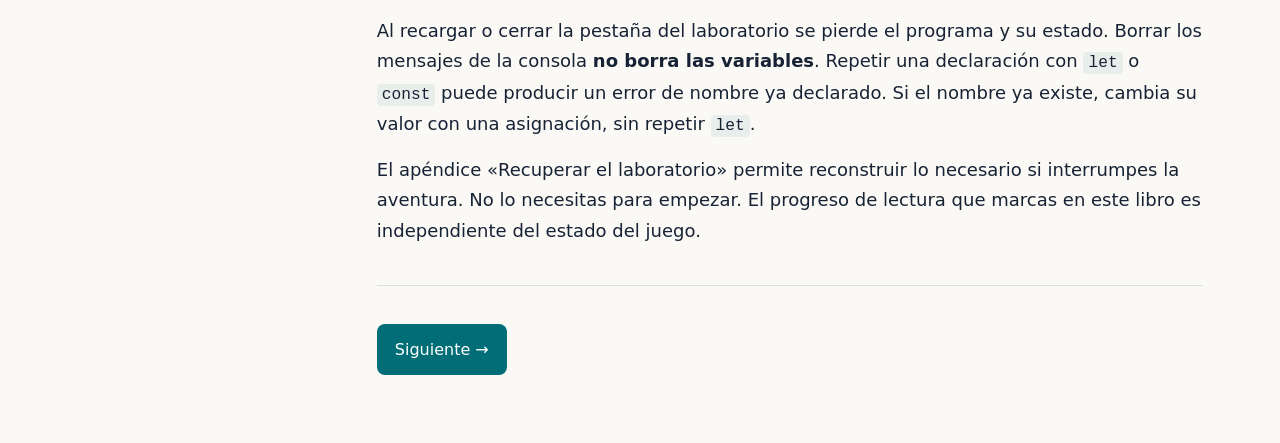
<file: la-ultima-senal.html>
<!doctype html>
<html lang="es"><head><meta charset="utf-8"><meta name="viewport" content="width=device-width,initial-scale=1"><title>La última señal · Luis Alejandro Castañeda varon</title>
<style>
:root{--navy:#101827;--paper:#faf9f5;--ink:#172335;--muted:#526071;--teal:#006d77;--line:#d9dfdf;--gold:#b96817}*{box-sizing:border-box}html{scroll-behavior:smooth}body{margin:0;background:var(--paper);color:var(--ink);font:18px/1.7 system-ui,-apple-system,BlinkMacSystemFont,"Segoe UI",sans-serif}button,input{font:inherit}button{cursor:pointer}button:focus-visible,a:focus-visible,summary:focus-visible,input:focus-visible{outline:3px solid #e59535;outline-offset:3px}.shell{display:grid;grid-template-columns:300px minmax(0,1fr);min-height:100vh}aside{background:var(--navy);color:#edf4f7;padding:30px 24px;position:sticky;top:0;height:100vh;overflow:auto}.brand{font-size:25px;font-weight:750;line-height:1.2}.eyebrow{font-size:12px;letter-spacing:.16em;text-transform:uppercase;color:#9ed4d4}.author{font-size:13px;color:#b5c4d3;margin:14px 0 24px}.progress-track{height:6px;background:#344357;border-radius:10px;overflow:hidden}.progress-fill{height:100%;width:0;background:#65d1c7;transition:width .2s}.progress-label{font-size:13px;margin:8px 0 20px}.nav-link{display:block;text-align:left;background:transparent;border:0;color:#c7d5df;width:100%;font-size:14px;line-height:1.45;padding:10px 12px;border-radius:7px;margin:2px 0}.nav-link:hover{background:#243347}.nav-link[aria-current]{background:#d9efeb;color:#102f32;font-weight:650}.nav-link.completed::after{content:' ✓';color:#44c5b4}.toolbar{display:flex;gap:8px;flex-wrap:wrap;margin-top:22px}.toolbar button{background:#243347;border:1px solid #45546a;color:white;border-radius:7px;font-size:13px;padding:8px 12px}main{min-width:0;padding:42px clamp(22px,6vw,90px) 72px}.page{max-width:860px;margin:auto}.page[hidden]{display:none}h1,h2,h3{line-height:1.22;letter-spacing:-.025em}h1{font-size:clamp(32px,4vw,52px);margin:12px 0 24px}h2{font-size:26px;margin:40px 0 18px}h3{font-size:21px;margin:32px 0 14px}p{margin:14px 0}a{color:var(--teal);text-underline-offset:3px}li{margin:7px 0}hr{border:0;border-top:1px solid var(--line);margin:38px 0}pre{background:#142333;color:#eaf4f6;border-radius:10px;padding:20px 22px;overflow-x:auto;font-size:15px;line-height:1.6;margin:20px 0;white-space:pre;tab-size:2}code{font-family:ui-monospace,SFMono-Regular,Consolas,monospace;font-size:.9em}p code,li code,td code{background:#e8eeec;padding:2px 5px;border-radius:4px}pre code{font-size:inherit}details{border:1px solid var(--line);border-left:4px solid var(--teal);border-radius:8px;background:white;margin:20px 0;padding:0 18px}details.solution{border-left-color:var(--gold)}summary{font-weight:650;cursor:pointer;padding:16px 0;font-size:16px}details>p:last-child{margin-bottom:20px}table{display:block;width:100%;overflow-x:auto;border-collapse:collapse;font-size:15px;line-height:1.5;margin:24px 0}th,td{text-align:left;padding:12px;border-bottom:1px solid var(--line);vertical-align:top}th{background:#e8efec}.checkpoint{background:#e1f0ea;border-radius:10px;padding:20px;margin-top:40px;font-size:16px}.checkpoint input{accent-color:var(--teal);width:18px;height:18px;vertical-align:middle;margin-right:8px}.page-nav{display:flex;justify-content:space-between;gap:18px;margin-top:32px}.page-nav button{background:var(--teal);color:white;border:0;border-radius:8px;padding:12px 18px;font-size:16px}.reading-status{font-size:13px;color:var(--muted);max-width:860px;margin:0 auto 20px}.mobile-menu{display:none}.code-label{font-size:11px;text-transform:uppercase;letter-spacing:.09em;color:#60706c;margin-bottom:-10px}.print-note{display:none}.page:first-child h1{font-size:clamp(44px,6vw,72px)}
@media(max-width:850px){.shell{display:block}aside{height:auto;position:relative;padding:22px}.author{margin:10px 0}.mobile-menu{display:block;background:#253447;color:white;border:1px solid #516173;border-radius:7px;padding:8px 12px;font-size:14px}nav{display:none;margin-top:15px}nav.expanded{display:block}.toolbar{margin-top:14px}.progress-label{margin-bottom:14px}main{padding:26px 20px 55px}pre{padding:15px;font-size:13px}.brand{font-size:24px}h2{font-size:24px}}
@media print{body{background:white;font-size:11pt;line-height:1.5}.shell{display:block}aside,.toolbar,.page-nav,.checkpoint,.reading-status,.code-label{display:none!important}main{padding:0}.page,.page[hidden]{display:block!important;max-width:none;break-before:page}.page:first-child{break-before:auto}h1{font-size:28pt}h2{font-size:19pt}h3{font-size:14pt}pre{white-space:pre-wrap;overflow:visible;color:#111;background:#f0f0f0;font-size:9pt;break-inside:avoid}details{break-inside:auto;padding:8px}summary{font-size:11pt}table{display:table;font-size:9pt}a{color:#111}.print-note{display:block}}
</style></head><body><div class="shell"><aside><div class="eyebrow">Aventura de JavaScript · 12 misiones</div><div class="brand">La última señal</div><div class="author">Autor: Luis Alejandro Castañeda varon</div><div class="progress-track" role="progressbar" aria-label="Misiones completadas" aria-valuemin="0" aria-valuemax="12" aria-valuenow="0"><div class="progress-fill"></div></div><p class="progress-label" aria-live="polite">0 de 12 misiones completadas</p><button class="mobile-menu" aria-expanded="false" aria-controls="indice">Mostrar índice</button><nav id="indice" aria-label="Índice del libro"><button class="nav-link" data-go="0" aria-current="page">Comienza aquí</button>
<button class="nav-link" data-go="1" >1 — ¿Hay alguien ahí?</button>
<button class="nav-link" data-go="2" >2 — Lo que la nave recuerda</button>
<button class="nav-link" data-go="3" >3 — Cada paso tiene un coste</button>
<button class="nav-link" data-go="4" >4 — La puerta que dice no</button>
<button class="nav-link" data-go="5" >5 — Un mensaje escrito a medias</button>
<button class="nav-link" data-go="6" >6 — LUMA aprende una orden</button>
<button class="nav-link" data-go="7" >7 — La mochila de repuestos</button>
<button class="nav-link" data-go="8" >8 — Tres sectores, tres historias</button>
<button class="nav-link" data-go="9" >9 — El recorrido de mantenimiento</button>
<button class="nav-link" data-go="10" >10 — Ecos de la tormenta</button>
<button class="nav-link" data-go="11" >11 — El guardián de comunicaciones</button>
<button class="nav-link" data-go="12" >12 — La estación vuelve a iluminarse</button>
<button class="nav-link" data-go="13" >Epílogo y arsenal</button>
<button class="nav-link" data-go="14" >Recuperar el laboratorio</button></nav><div class="toolbar"><button id="print-book">Imprimir / PDF</button><button id="reset-reading">Borrar marcas</button></div></aside><main><p class="reading-status" id="reading-status">Comienza aquí</p><section class="page" id="pagina-0" data-page="0" ><h1>La última señal</h1>
<h2>Programa tu regreso a casa</h2>
<p><strong>Autor: Luis Alejandro Castañeda varon</strong></p>
<p>Un mini libro interactivo para aprender JavaScript desde cero.</p>
<p><strong>12 capítulos · Una sola aventura · Tu laboratorio: la consola de Chrome</strong></p>
<h2>Antes de despegar</h2>
<p>No necesitas experiencia, instalaciones ni un editor. Necesitas Chrome en un computador, una pestaña vacía y ganas de comprobar qué pasa cuando cambias una instrucción.</p>
<p>Has aterrizado de emergencia en Nébula. La estación está a oscuras. Tu compañero, el robot LUMA, puede leer órdenes, pero sus controles han desaparecido. Tres balizas deben volver a funcionar para pedir rescate. Cada herramienta de JavaScript que descubras permitirá reconstruir una parte de ese sistema.</p>
<p>Trabaja con este libro abierto y <strong>otra pestaña para el laboratorio</strong>. En la barra de direcciones de esa segunda pestaña escribe <code>about:blank</code> y pulsa Enter. No practiques en bancos, redes sociales, tiendas ni cuentas personales. Tampoco ejecutes las misiones en la consola de este libro: necesitarás conservar su navegación.</p>
<h3>Cómo recorrer esta aventura</h3>
<ol>
<li>Lee el problema y haz una predicción antes de ejecutar.</li>
<li>Escribe el fragmento en tu laboratorio. Observa el resultado.</li>
<li>Cambia algo. Comprueba si tu predicción se mantiene.</li>
<li>Intenta el desafío. Abre primero la pista y después, si la necesitas, la solución.</li>
<li>Completa el punto de control antes de avanzar.</li>
</ol>
<p>Las soluciones son <strong>posibles</strong>, no únicas. Si tu versión cumple las reglas y puedes explicar por qué, también cuenta.</p>
<p>Cada capítulo está pensado para 15–30 minutos. Si terminas pronto, prueba los tres niveles y la misión extra. Haz pausas: el objetivo es poder explicar tus decisiones, no llegar al final deprisa.</p>
<h3>Tres etiquetas para no perder el rumbo</h3>
<ul>
<li><strong>Ruta:</strong> fragmento que se incorpora al proyecto; ejecútalo en orden.</li>
<li><strong>Prueba:</strong> experimento temporal o repetible. Lee si modifica el estado.</li>
<li><strong>Reemplaza:</strong> nueva versión de una función anterior; escribe la definición completa y ejecútala.</li>
</ul>
<p>Los errores deliberados están marcados como <strong>BUG</strong>. No forman parte de la versión correcta. Los desafíos no añaden requisitos secretos a capítulos posteriores: el punto de control indica el estado necesario.</p>
<h3>Tu partida vive en esta pestaña</h3>
<p>Al recargar o cerrar la pestaña del laboratorio se pierde el programa y su estado. Borrar los mensajes de la consola <strong>no borra las variables</strong>. Repetir una declaración con <code>let</code> o <code>const</code> puede producir un error de nombre ya declarado. Si el nombre ya existe, cambia su valor con una asignación, sin repetir <code>let</code>.</p>
<p>El apéndice «Recuperar el laboratorio» permite reconstruir lo necesario si interrumpes la aventura. No lo necesitas para empezar. El progreso de lectura que marcas en este libro es independiente del estado del juego.</p>
<hr>
<div class="page-nav"><button data-go="1">Siguiente →</button></div></section>
<section class="page" id="pagina-1" data-page="1" hidden><h1>Capítulo 1 — ¿Hay alguien ahí?</h1>
<p><strong>Tiempo orientativo: 15 minutos · Objetivo: establecer contacto.</strong></p>
<h2>La historia</h2>
<p>La luz de emergencia parpadea. Un robot despierta junto a ti.</p>
<p>—Soy LUMA. Si puedes escribir una orden, todavía podemos salir de aquí.</p>
<p>La pantalla muestra un espacio vacío. Esa será nuestra consola: <strong>nuestro laboratorio de JavaScript</strong>.</p>
<h2>Tu misión: una respuesta en los primeros cinco minutos</h2>
<p>En la pestaña <code>about:blank</code>, abre la consola:</p>
<ul>
<li><strong>Windows/Linux:</strong> <code>Ctrl + Shift + J</code>.</li>
<li><strong>Mac:</strong> <code>Cmd + Option + J</code>.</li>
<li>Alternativa: clic derecho en la página → <strong>Inspeccionar</strong> → pestaña <strong>Console/Consola</strong>.</li>
</ul>
<p>Haz clic junto al símbolo <code>&gt;</code> o en el campo de entrada. Escribe la primera orden a mano:</p>
<h3>Antes de pulsar Enter…</h3>
<p>¿Crees que la consola mostrará la orden completa o solo el mensaje entre comillas?</p>
<h3>Experimenta · Ruta</h3>
<pre><code class="language-js">console.log(&quot;LUMA, ¿me recibes?&quot;);
</code></pre>
<p>Pulsa Enter. Deberías ver <strong>LUMA, ¿me recibes?</strong>. Ya has dado una instrucción al computador.</p>
<p>Puede aparecer <code>undefined</code> debajo. Es el resultado que devuelve esta llamada, no un error. Lo investigaremos cuando el juego necesite distinguir diferentes ausencias.</p>
<h2>Lo que acabas de descubrir</h2>
<p><code>console.log()</code> muestra información. El mensaje va entre paréntesis. Las comillas indican que ese contenido es texto: un <strong>string</strong>.</p>
<p>Las comillas rectas <code>&quot;</code> o <code>&#39;</code> sirven; las comillas decorativas <code>“ ”</code> no. El punto y coma cierra la instrucción en los ejemplos de este libro.</p>
<h2>Ahora tú · Nivel 1: modifica</h2>
<p>Cambia el mensaje para que LUMA responda. Esta llamada se puede repetir sin cambiar la partida:</p>
<pre><code class="language-js">console.log(&quot;LUMA: señal recibida. Busquemos las balizas.&quot;);
</code></pre>
<p>Tu primera victoria ya está completa: dos personajes se comunican mediante instrucciones que tú escribiste.</p>
<h2>Nivel 2: construye</h2>
<p>Escribe dos llamadas nuevas: una debe describir dónde estás; otra debe decir qué necesitas. Usa el mismo mecanismo, con tus propios textos.</p>
<h2>BUG detectado: el mensaje roto</h2>
<p><strong>Prueba deliberadamente incorrecta.</strong> Antes de ejecutarla, busca lo que falta:</p>
<pre><code class="language-js">console.log(&quot;LUMA, enciende la luz);
</code></pre>
<p>La consola mostrará un <code>SyntaxError</code>. El texto exacto puede variar. La pista está en cómo está escrita la instrucción: falta cerrar las comillas.</p>
<p>Corrige y ejecuta:</p>
<pre><code class="language-js">console.log(&quot;LUMA, enciende la luz&quot;);
</code></pre>
<p>Un error es información sobre una instrucción que el sistema no pudo completar. Aquí no has estropeado nada.</p>
<h2>Nivel 3: desafío — Tu primer registro</h2>
<p>Sin copiar el ejemplo, haz que aparezcan tres mensajes: tu identificación, el problema de la estación y tu objetivo. Intenta resolverlo antes de abrir las ayudas.</p>
<details class="hint"><summary>Pista</summary>

<p>Cada mensaje puede salir con una llamada independiente. Comprueba las parejas de comillas y paréntesis.</p>
</details>

<details class="solution"><summary>Solución posible — abrir después de intentarlo</summary>

<pre><code class="language-js">console.log(&quot;Soy la persona a cargo del rescate.&quot;);
console.log(&quot;Las comunicaciones están apagadas.&quot;);
console.log(&quot;Voy a reparar tres balizas.&quot;);
</code></pre>
<p>Son tres instrucciones del mismo tipo. Tus textos pueden ser distintos.</p>
</details>

<h2>Chrome también puede hablar</h2>
<p>Puedes encontrar advertencias o mensajes ajenos a lo que acabas de escribir. Si Chrome bloquea el pegado y muestra una advertencia, léela y escribe estos fragmentos breves a mano; no necesitas desactivar esa protección. Solo ejecuta código del curso que entiendas. No pegues código desconocido de Internet.</p>
<p>Si no ves la salida, comprueba que estás en <strong>Console</strong>, que ejecutaste con Enter y que los filtros permiten mostrar mensajes. No escribas el símbolo <code>&gt;</code>: ya lo pone la consola.</p>
<h2>Misión completada</h2>
<p><strong>Funcionando:</strong> comunicación con LUMA. <strong>Logro:</strong> primer contacto.</p>
<p><strong>Tu arsenal:</strong> <code>console.log()</code>, strings, lectura inicial de un <code>SyntaxError</code>.</p>
<p><strong>Punto de control:</strong> todavía no hay variables ni recursos que restaurar.</p>
<p><strong>Continuará…</strong> LUMA conoce la ruta, pero ha olvidado quién eres y cuánta energía queda.</p>
<hr>
<div class="checkpoint"><label><input type="checkbox" data-completed="1"> He completado la misión y revisado su punto de control</label></div><div class="page-nav"><button data-go="0">← Anterior</button><button data-go="2">Siguiente →</button></div></section>
<section class="page" id="pagina-2" data-page="2" hidden><h1>Capítulo 2 — Lo que la nave recuerda</h1>
<p><strong>Tiempo orientativo: 15–20 minutos · Objetivo: crear la memoria del juego.</strong></p>
<h2>La historia</h2>
<p>—Puedo mostrar mensajes —dice LUMA—, pero necesito recordar los datos de esta misión.</p>
<p>Si escribes «100 de energía» en un mensaje, solo muestras palabras. Necesitamos un valor que otras instrucciones puedan consultar y cambiar.</p>
<h2>Antes de pulsar Enter…</h2>
<p>Si guardamos tu nombre, ¿podremos mostrarlo después sin volver a escribir el texto completo?</p>
<h2>Experimenta · Ruta: declara una sola vez</h2>
<pre><code class="language-js">let nombre = &quot;Alex&quot;;
let energia = 100;
const estacion = &quot;Nébula&quot;;
let senalEnviada = false;
</code></pre>
<p>Puedes elegir otro nombre. El resto debe empezar como aparece aquí.</p>
<p>Ahora consulta la memoria:</p>
<pre><code class="language-js">console.log(nombre);
console.log(energia);
console.log(estacion);
console.log(senalEnviada);
</code></pre>
<h2>¿Qué ocurrió?</h2>
<p><code>nombre</code> está asociado a un texto. <code>energia</code> tiene un número. <code>senalEnviada</code> tiene <code>false</code>: la señal todavía no se ha enviado.</p>
<p>Una <strong>variable</strong> es un nombre asociado a un valor. Al principio puedes imaginar una caja etiquetada. Lo importante es que JavaScript usa ese nombre para acceder a un valor; no es una caja física y más adelante verás valores que representan colecciones.</p>
<p><code>let</code> permite asignar un valor nuevo. <code>const</code> impide reasignar ese nombre: la estación seguirá siendo Nébula. Un <strong>booleano</strong> solo tiene dos valores: <code>true</code> y <code>false</code>. Escribimos ambos sin comillas.</p>
<h2>Nivel 1: modifica</h2>
<p>Predice cuál será el nombre después de estas dos instrucciones. Ejecútalas y luego vuelve a elegir el tuyo:</p>
<pre><code class="language-js">nombre = &quot;Iris&quot;;
console.log(nombre);
</code></pre>
<p>No repetimos <code>let</code>: la variable ya existe.</p>
<pre><code class="language-js">nombre = &quot;Alex&quot;;
</code></pre>
<p>Puedes reemplazar Alex por tu nombre. Esta elección no cambia las reglas.</p>
<h2>Nivel 2: construye</h2>
<p>LUMA necesita recordar su nombre. Declara <code>const robot = &quot;LUMA&quot;;</code> y muéstralo. Será una etiqueta fija de nuestro compañero.</p>
<h3>Ruta: asegura este dato antes de avanzar</h3>
<p>Si ya resolviste el nivel 2, <strong>no vuelvas a ejecutar esta declaración</strong>:</p>
<pre><code class="language-js">const robot = &quot;LUMA&quot;;
</code></pre>
<h2>BUG detectado: una letra perdida</h2>
<p>¿Qué ocurrirá al escribir esto?</p>
<pre><code class="language-js">console.log(energa);
</code></pre>
<p>Un <code>ReferenceError</code> señala que el nombre usado no existe en este contexto. Compara <code>energa</code> con <code>energia</code>. JavaScript también distingue mayúsculas: <code>Energia</code> y <code>energia</code> son nombres diferentes.</p>
<h2>Nivel 3: desafío — La prueba de memoria</h2>
<p>Cambia temporalmente la energía a 80, consulta su valor y devuélvela a 100. Haz que el informe final muestre también si la señal está enviada.</p>
<details class="hint"><summary>Pista</summary>

<p>Los datos ya están declarados. Para cambiarlos, utiliza su nombre, <code>=</code> y el valor nuevo. Para consultarlos, usa la herramienta del capítulo 1.</p>
</details>

<details class="solution"><summary>Solución posible</summary>

<pre><code class="language-js">energia = 80;
console.log(energia);
energia = 100;
console.log(energia);
console.log(senalEnviada);
</code></pre>
<p>Primero actualizas, después consultas. Restauras 100 para que el siguiente capítulo empiece con una partida conocida.</p>
</details>

<h2>Un dato que no puede reasignarse</h2>
<p><strong>Prueba incorrecta opcional:</strong> <code>estacion = &quot;Otro planeta&quot;;</code> produce un <code>TypeError</code> porque intentas reasignar una constante. La asignación falla y <code>estacion</code> conserva su valor.</p>
<p>No hace falta memorizar los nombres de todos los errores. Empieza por preguntar: ¿la instrucción está mal escrita, el nombre no existe o estoy intentando una operación no permitida?</p>
<h2>Misión completada</h2>
<p><strong>Funcionando:</strong> memoria de la partida. <strong>Logro:</strong> identidad recuperada.</p>
<p><strong>Tu arsenal:</strong> valores, números, booleanos, variables, <code>let</code>, <code>const</code> y asignación.</p>
<p><strong>Punto de control · Ruta:</strong></p>
<pre><code class="language-js">energia = 100;
senalEnviada = false;
console.log(energia, senalEnviada);
</code></pre>
<p>Debes ver <code>100 false</code>. <code>nombre</code> conserva tu elección; <code>estacion</code> y <code>robot</code> ya existen.</p>
<p><strong>Continuará…</strong> La compuerta se abre, pero el medidor de energía empieza a bajar.</p>
<hr>
<div class="checkpoint"><label><input type="checkbox" data-completed="2"> He completado la misión y revisado su punto de control</label></div><div class="page-nav"><button data-go="1">← Anterior</button><button data-go="3">Siguiente →</button></div></section>
<section class="page" id="pagina-3" data-page="3" hidden><h1>Capítulo 3 — Cada paso tiene un coste</h1>
<p><strong>Tiempo orientativo: 15–20 minutos · Objetivo: hacer que las acciones cambien un recurso.</strong></p>
<h2>La historia</h2>
<p>Explorar un sector cuesta 10 puntos de energía. Reparar su baliza costará otros 15. LUMA necesita calcular esos cambios, no fingirlos en un mensaje.</p>
<h2>Antes de pulsar Enter…</h2>
<p>Partimos de 100. ¿Qué valor tendrá <code>energia</code> después de descontar 10? ¿Y si ejecutas la misma orden dos veces?</p>
<h2>Experimenta · Ruta</h2>
<pre><code class="language-js">energia = energia - 10;
console.log(energia);
</code></pre>
<p>Deberías ver <code>90</code>. Primero se calcula lo que está a la derecha del <code>=</code>; después se asigna el resultado a <code>energia</code>. Repetirlo volvería a descontar 10.</p>
<h2>Haz que el informe hable · Ruta</h2>
<pre><code class="language-js">console.log(`${nombre}, quedan ${energia} puntos en ${estacion}.`);
</code></pre>
<p>Los símbolos que rodean el texto son <strong>acentos graves</strong> o backticks: <code>`</code>. No son comillas simples. Este texto es un <strong>template literal</strong>. Cada <code>${...}</code> inserta el valor de una expresión.</p>
<h2>Nivel 1: modifica</h2>
<p>Prueba un descuento de 5. Observa el informe. Como aún no hemos explorado de verdad, restaura después el recurso:</p>
<pre><code class="language-js">energia = energia - 5;
console.log(`Energía de prueba: ${energia}`);
energia = 100;
</code></pre>
<h2>Nivel 2: construye</h2>
<p>Muestra el coste total de explorar y reparar un sector. Después calcula el de tres sectores. No cambies <code>energia</code> en este cálculo.</p>
<h3>Experimenta · Prueba sin efectos</h3>
<pre><code class="language-js">console.log(10 + 15);
console.log((10 + 15) * 3);
console.log(100 - (10 + 15) * 3);
</code></pre>
<p>Los resultados son <code>25</code>, <code>75</code> y <code>25</code>. Los paréntesis agrupan el coste de un sector. <code>+</code> suma, <code>-</code> resta, <code>*</code> multiplica y <code>/</code> divide números.</p>
<h2>BUG detectado: una suma que pega textos</h2>
<p>Predice ambos resultados:</p>
<pre><code class="language-js">console.log(&quot;10&quot; + 5);
console.log(10 + 5);
</code></pre>
<p>Verás <code>105</code> como texto y <code>15</code> como número. Con un texto en esta expresión, <code>+</code> une contenidos. Por eso la energía se guarda como <code>100</code>, sin comillas. Usaremos números para los costes y template literals para los informes.</p>
<h2>Nivel 3: desafío — El presupuesto del rescate</h2>
<p>Muestra una frase que diga cuánto queda después de explorar y reparar las tres balizas, partiendo de tu energía actual de 100. Haz el cálculo dentro del mensaje, sin gastar realmente energía.</p>
<details class="hint"><summary>Pista</summary>

<p>Dentro de <code>${...}</code> también puede ir un cálculo. El coste total es el coste de un sector multiplicado por tres.</p>
</details>

<details class="solution"><summary>Solución posible</summary>

<pre><code class="language-js">console.log(`Después del rescate quedarían ${energia - (10 + 15) * 3} puntos.`);
</code></pre>
<p>La expresión produce 25. Como no asignas un valor a <code>energia</code>, la partida sigue teniendo 100.</p>
</details>

<h2>Misión completada</h2>
<p><strong>Funcionando:</strong> cálculo de costes e informe con datos actuales. <strong>Logro:</strong> presupuesto de rescate.</p>
<p><strong>Tu arsenal:</strong> operadores aritméticos, expresiones, asignación y template literals.</p>
<p><strong>Punto de control · Ruta:</strong></p>
<pre><code class="language-js">energia = 100;
console.log(`Reserva: ${energia}`);
</code></pre>
<p><strong>Continuará…</strong> ¿Qué debe hacer la compuerta cuando alguien intenta gastar más energía de la que tiene?</p>
<hr>
<div class="checkpoint"><label><input type="checkbox" data-completed="3"> He completado la misión y revisado su punto de control</label></div><div class="page-nav"><button data-go="2">← Anterior</button><button data-go="4">Siguiente →</button></div></section>
<section class="page" id="pagina-4" data-page="4" hidden><h1>Capítulo 4 — La puerta que dice no</h1>
<p><strong>Tiempo orientativo: 20–25 minutos · Objetivo: impedir acciones inválidas.</strong></p>
<h2>La historia</h2>
<p>Una compuerta necesita 10 puntos para abrirse. El sistema antiguo descontaba energía incluso cuando no había suficiente. Vas a reparar esa regla.</p>
<h2>Antes de pulsar Enter…</h2>
<p>¿Qué significa «tener suficiente»? ¿Debería permitir la acción con exactamente 10 puntos?</p>
<h2>Experimenta · Ruta</h2>
<pre><code class="language-js">console.log(energia &gt;= 10);
console.log(energia === 0);
</code></pre>
<p>Con energía 100 obtendrás <code>true</code> y <code>false</code>. Una comparación produce un booleano. <code>&gt;=</code> significa «mayor o igual». <code>===</code> compara sin convertir automáticamente los tipos. <code>=</code> asigna: no son intercambiables.</p>
<h3>Ruta: la decisión</h3>
<pre><code class="language-js">if (energia &gt;= 10) {
  console.log(&quot;La compuerta permite avanzar.&quot;);
} else {
  console.log(&quot;No hay energía suficiente.&quot;);
}
</code></pre>
<p>Lee el bloque como una frase: <strong>si</strong> hay suficiente energía, muestra el primer mensaje; <strong>si no</strong>, muestra el segundo. Las llaves agrupan instrucciones.</p>
<p>Para escribir varias líneas a mano, usa <strong>Shift + Enter</strong> entre líneas. Ejecuta con Enter cuando el bloque esté completo y todas las llaves estén cerradas. No ejecutes cada línea de un bloque incompleto por separado.</p>
<h2>Un diagnóstico con tres respuestas</h2>
<p><strong>Prueba:</strong> escribe el bloque completo antes de ejecutarlo.</p>
<pre><code class="language-js">if (energia === 0) {
  console.log(&quot;Sin energía.&quot;);
} else if (energia &lt; 25) {
  console.log(&quot;Reserva baja.&quot;);
} else {
  console.log(&quot;Reserva suficiente.&quot;);
}
</code></pre>
<p><code>else if</code> ofrece otra condición cuando la anterior no se cumplió. Solo se ejecuta una de estas ramas.</p>
<h2>Nivel 1: modifica</h2>
<p>Asigna temporalmente 0, 20 y 100 a <code>energia</code>; repite el diagnóstico para cada valor. Predice el mensaje antes de ejecutarlo. Termina con 100.</p>
<h2>Nivel 2: construye</h2>
<p>Una puerta exige energía suficiente <strong>y</strong> que la misión siga activa. Para nuestra partida, activa significa que la señal todavía no se ha enviado:</p>
<pre><code class="language-js">console.log(energia &gt;= 10 &amp;&amp; !senalEnviada);
</code></pre>
<p><code>&amp;&amp;</code> exige ambas condiciones. <code>!</code> invierte el booleano: <code>!false</code> es <code>true</code>. <code>||</code> permite que se cumpla una condición <strong>o</strong> la otra. Por ejemplo, <code>energia === 0 || senalEnviada</code> detecta dos motivos diferentes para detener una acción.</p>
<h2>BUG detectado: la frontera equivocada</h2>
<p>Alguien propone <code>energia &gt; 10</code> para abrir la compuerta. Prueba con energía 10. ¿La puerta debería abrirse? La comparación estricta la bloquearía. El código puede ejecutarse sin errores y aun así expresar una regla incorrecta: es un <strong>error de lógica</strong>.</p>
<h2>Nivel 3: desafío — Gasta solo si puedes</h2>
<p>Escribe una decisión que descuente 10 únicamente cuando hay energía suficiente y la señal no se ha enviado. Si no se permite, muestra una explicación y conserva la energía.</p>
<details class="hint"><summary>Pista</summary>

<p>La resta debe estar dentro de la rama permitida. Comprueba dos condiciones antes de cambiar el recurso.</p>
</details>

<details class="solution"><summary>Solución posible</summary>

<pre><code class="language-js">if (energia &gt;= 10 &amp;&amp; !senalEnviada) {
  energia = energia - 10;
  console.log(`Acción permitida. Quedan ${energia}.`);
} else {
  console.log(&quot;Acción bloqueada: revisa energía y señal.&quot;);
}
</code></pre>
<p>Solo la primera rama modifica la energía. Con 100 y señal sin enviar, queda 90. Con 5, sigue habiendo 5.</p>
</details>

<h2>Misión de memoria</h2>
<p>Sin añadir una herramienta nueva, muestra un informe con tu nombre y el valor de energía después de probar la puerta. ¿Cómo puedes consultar el resultado sin cambiarlo?</p>
<h2>Misión completada</h2>
<p><strong>Funcionando:</strong> bloqueo de acciones sin recursos. <strong>Logro:</strong> compuerta segura.</p>
<p><strong>Tu arsenal:</strong> comparaciones, decisiones, operadores lógicos y errores de lógica.</p>
<p><strong>Punto de control · Ruta:</strong></p>
<pre><code class="language-js">energia = 100;
senalEnviada = false;
</code></pre>
<p><strong>Continuará…</strong> Detrás de la puerta hay un registro de Iris. La palabra de acceso tiene espacios y mayúsculas inesperadas.</p>
<hr>
<div class="checkpoint"><label><input type="checkbox" data-completed="4"> He completado la misión y revisado su punto de control</label></div><div class="page-nav"><button data-go="3">← Anterior</button><button data-go="5">Siguiente →</button></div></section>
<section class="page" id="pagina-5" data-page="5" hidden><h1>Capítulo 5 — Un mensaje escrito a medias</h1>
<p><strong>Tiempo orientativo: 15–20 minutos · Objetivo: interpretar una respuesta escrita.</strong></p>
<h2>La historia</h2>
<p>Un terminal acepta la palabra <code>rescate</code>. Sin embargo, alguien la escribió como <code>RESCATE</code>. LUMA la rechaza. Las personas pueden escribir la misma intención de formas diferentes: debemos preparar el texto antes de compararlo.</p>
<h2>Antes de pulsar Enter…</h2>
<p>¿Los espacios y las mayúsculas harán que los dos textos sean distintos?</p>
<h2>Experimenta · Ruta</h2>
<pre><code class="language-js">let respuesta = &quot; RESCATE &quot;;
console.log(respuesta === &quot;rescate&quot;);
</code></pre>
<p>Obtendrás <code>false</code>. Vamos a limpiar el dato:</p>
<pre><code class="language-js">respuesta = respuesta.trim();
respuesta = respuesta.toLowerCase();
console.log(respuesta === &quot;rescate&quot;);
</code></pre>
<p>Ahora verás <code>true</code>.</p>
<h2>Lo que acabas de descubrir</h2>
<p>Un <strong>método</strong> es una función que usamos a través de un valor u objeto, con un punto y su nombre. <code>trim()</code> devuelve el texto sin espacios en los extremos. <code>toLowerCase()</code> devuelve una versión en minúsculas.</p>
<p>Estos métodos no cambian el string original. Aquí actualizamos <code>respuesta</code> porque asignamos el texto que devuelven. <code>trim()</code> no elimina espacios en medio de una frase.</p>
<h2>La pista de Iris · Ruta</h2>
<pre><code class="language-js">const primerRegistro = &quot;Iris: apagamos la señal para proteger la estación.&quot;;
console.log(primerRegistro.includes(&quot;proteger&quot;));
</code></pre>
<p><code>includes()</code> comprueba si un texto contiene otro; devuelve <code>true</code> o <code>false</code>. También distingue mayúsculas. Que una frase contenga una palabra no significa que sea exactamente esa palabra.</p>
<h2>Nivel 1: modifica</h2>
<p>Asigna <code>&quot;  ResCate  &quot;</code> a <code>respuesta</code>, repite la limpieza y comprueba el resultado. Después prueba <code>&quot;res cate&quot;</code>. ¿Por qué este segundo texto no coincide?</p>
<h2>Nivel 2: construye</h2>
<p>Escribe una decisión que muestre «Registro desbloqueado» cuando la respuesta limpia sea exactamente <code>rescate</code>, y un mensaje de reintento en otro caso.</p>
<h2>Nivel 3: desafío — Una contraseña demasiado permisiva</h2>
<p>Una versión usa <code>respuesta.includes(&quot;rescate&quot;)</code> para abrir el registro. Eso acepta <code>&quot;no quiero rescate&quot;</code>. Corrígela para aceptar únicamente la palabra de acceso, ignorando espacios exteriores y mayúsculas.</p>
<details class="hint"><summary>Pista</summary>

<p>Primero prepara el texto; después decide si necesitas buscar una parte o comparar el contenido completo.</p>
</details>

<details class="solution"><summary>Solución posible</summary>

<pre><code class="language-js">respuesta = respuesta.trim().toLowerCase();
if (respuesta === &quot;rescate&quot;) {
  console.log(&quot;Registro desbloqueado.&quot;);
} else {
  console.log(&quot;Prueba otra vez.&quot;);
}
</code></pre>
<p>Se pueden encadenar métodos: <code>trim()</code> entrega el texto al siguiente método. La comparación completa impide aceptar una frase que solo contiene la palabra.</p>
</details>

<h2>BUG detectado: un método que nunca se ejecutó</h2>
<p>Compara <code>respuesta.trim</code> con <code>respuesta.trim()</code>. Sin paréntesis haces referencia al método; con paréntesis lo llamas. En este juego necesitamos el texto que resulta de ejecutarlo.</p>
<h2>Misión completada</h2>
<p><strong>Funcionando:</strong> respuesta escrita tolerante a espacios exteriores y mayúsculas. <strong>Logro:</strong> primer registro recuperado.</p>
<p><strong>Tu arsenal:</strong> métodos, limpieza de strings, búsqueda y comparación exacta.</p>
<p><strong>Punto de control:</strong> energía 100 y señal <code>false</code>. Estos experimentos no gastan recursos.</p>
<p><strong>Continuará…</strong> Iris apagó la señal para proteger algo. LUMA necesita órdenes reutilizables para investigar.</p>
<hr>
<div class="checkpoint"><label><input type="checkbox" data-completed="5"> He completado la misión y revisado su punto de control</label></div><div class="page-nav"><button data-go="4">← Anterior</button><button data-go="6">Siguiente →</button></div></section>
<section class="page" id="pagina-6" data-page="6" hidden><h1>Capítulo 6 — LUMA aprende una orden</h1>
<p><strong>Tiempo orientativo: 20–25 minutos · Objetivo: reunir instrucciones que puedas reutilizar.</strong></p>
<h2>La historia</h2>
<p>Cada revisión exige volver a escribir el informe y cada puerta repite la misma comprobación. LUMA propone guardar esas tareas con un nombre.</p>
<h2>Antes de pulsar Enter…</h2>
<p>Si enseñamos una orden, ¿se ejecutará al definirla o cuando la llamemos?</p>
<h2>Experimenta · Ruta</h2>
<pre><code class="language-js">function verEstado() {
  console.log(`${nombre} en ${estacion}`);
  console.log(`Energía: ${energia}`);
  console.log(`Señal enviada: ${senalEnviada}`);
}
</code></pre>
<p>Esta definición prepara la tarea; todavía no muestra el informe. Ahora llama a la función:</p>
<pre><code class="language-js">verEstado();
</code></pre>
<h2>Lo que acabas de descubrir</h2>
<p>Una <strong>función</strong> reúne instrucciones para ejecutarlas cuando la llamas. Los paréntesis de la llamada activan la tarea. Si después cambia <code>energia</code>, la próxima llamada consultará su valor actual.</p>
<h2>Una orden que recibe información · Ruta</h2>
<pre><code class="language-js">function puedePagar(coste) {
  return coste &gt;= 0 &amp;&amp; energia &gt;= coste;
}
</code></pre>
<p><code>coste</code> es un <strong>parámetro</strong>: un nombre para el dato que recibe la función. <code>return</code> entrega un resultado y termina esa llamada.</p>
<p>Predice el resultado antes de ejecutar:</p>
<pre><code class="language-js">console.log(puedePagar(10));
console.log(puedePagar(150));
console.log(puedePagar(-5));
</code></pre>
<p>Con energía 100: <code>true</code>, <code>false</code>, <code>false</code>. Esta función comprueba; no gasta. Un coste negativo tampoco es válido.</p>
<h2>Mostrar y devolver son tareas distintas</h2>
<p><code>verEstado()</code> muestra información y no tiene un <code>return</code> explícito: devuelve <code>undefined</code>. <code>puedePagar(10)</code> devuelve un booleano que otra instrucción puede usar. Dentro de una función, <code>console.log(true)</code> por sí solo no equivale a <code>return true</code>.</p>
<p>LUMA también necesita emitir mensajes que podamos reutilizar después en el panel visual:</p>
<pre><code class="language-js">function avisar(mensaje) {
  console.log(mensaje);
  return mensaje;
}
</code></pre>
<p>Esta función hace las dos cosas: muestra el mensaje y lo devuelve. En la consola puede aparecer el texto como salida y también como resultado de la llamada; no significa que la acción se haya ejecutado dos veces.</p>
<h2>Nivel 1: modifica</h2>
<p>Cambia temporalmente <code>energia</code> a 5. Predice <code>puedePagar(10)</code>, ejecuta y restaura 100.</p>
<h2>Nivel 2: construye</h2>
<p>Construye <code>costeSector()</code> para devolver el coste de explorar y reparar un sector: 10 más 15. No modifiques la energía. La función es una herramienta de cálculo opcional.</p>
<h2>BUG detectado: un nombre que vive dentro</h2>
<p>Prueba por separado:</p>
<pre><code class="language-js">function probarSensor() {
  const lectura = &quot;estable&quot;;
  return lectura;
}
console.log(probarSensor());
</code></pre>
<p>Después ejecuta esta instrucción incorrecta:</p>
<pre><code class="language-js">console.log(lectura);
</code></pre>
<p>Produce un <code>ReferenceError</code>. <code>lectura</code> existe dentro de la función. Ese alcance se llama <strong>scope</strong>. Las variables declaradas con <code>let</code> y <code>const</code> dentro de un bloque también se limitan a ese bloque. El parámetro <code>coste</code> no existe fuera de su función.</p>
<h2>Nivel 3: desafío — Una respuesta reutilizable</h2>
<p>Crea <code>mensajeReserva(coste)</code> para <strong>devolver</strong> «Puedes continuar» si alcanza la energía, o «Necesitas más energía» en otro caso. Aprovecha algo que ya programaste.</p>
<details class="hint"><summary>Pista</summary>

<p>Puedes llamar a una función dentro de otra. Para obtener un texto que otra instrucción utilice, necesitas devolverlo.</p>
</details>

<details class="solution"><summary>Solución posible</summary>

<pre><code class="language-js">function mensajeReserva(coste) {
  if (puedePagar(coste)) {
    return &quot;Puedes continuar&quot;;
  }
  return &quot;Necesitas más energía&quot;;
}
</code></pre>
<p>El primer <code>return</code> termina la llamada si la condición se cumple. Por eso no hace falta <code>else</code> para el segundo caso. Prueba <code>console.log(mensajeReserva(10));</code> y cambia el coste.</p>
</details>

<h2>Misión completada</h2>
<p><strong>Funcionando:</strong> consultas y comprobaciones reutilizables. <strong>Logro:</strong> órdenes de LUMA.</p>
<p><strong>Tu arsenal:</strong> funciones, llamadas, parámetros, <code>return</code>, scope y salida anticipada.</p>
<p><strong>Punto de control · Ruta:</strong></p>
<pre><code class="language-js">energia = 100;
verEstado();
</code></pre>
<p>Deben existir <code>verEstado</code>, <code>puedePagar</code> y <code>avisar</code>. Las funciones de desafíos son opcionales.</p>
<p><strong>Continuará…</strong> Encuentras varias piezas. Un único nombre no basta para recordar toda la mochila.</p>
<hr>
<div class="checkpoint"><label><input type="checkbox" data-completed="6"> He completado la misión y revisado su punto de control</label></div><div class="page-nav"><button data-go="5">← Anterior</button><button data-go="7">Siguiente →</button></div></section>
<section class="page" id="pagina-7" data-page="7" hidden><h1>Capítulo 7 — La mochila de repuestos</h1>
<p><strong>Tiempo orientativo: 20–25 minutos · Objetivo: recoger y consumir componentes.</strong></p>
<h2>La historia</h2>
<p>Las balizas necesitan un cable, un fusible y una batería. Antes de visitar los sectores, vamos a probar la mochila con piezas de entrenamiento.</p>
<h2>Antes de pulsar Enter…</h2>
<p>¿Cómo guardarías varios componentes juntos? ¿Qué debería pasar cuando utilizas uno?</p>
<h2>Experimenta · Ruta</h2>
<pre><code class="language-js">const inventario = [];
inventario.push(&quot;cable&quot;);
inventario.push(&quot;fusible&quot;);
console.log(inventario);
</code></pre>
<p>Un <strong>array</strong> es una colección ordenada. <code>[]</code> crea uno vacío. <code>push()</code> añade al final y modifica el array. La consola puede mostrarlo como una lista desplegable.</p>
<h3>Ruta: examina la mochila</h3>
<pre><code class="language-js">console.log(inventario[0]);
console.log(inventario.length);
console.log(inventario.includes(&quot;bateria&quot;));
</code></pre>
<p>Verás <code>cable</code>, <code>2</code> y <code>false</code>. Los índices empiezan en <strong>0</strong>: la primera pieza está en la posición 0 y la segunda en la 1. <code>length</code> es una propiedad que indica la cantidad; no lleva paréntesis.</p>
<h2>¿Por qué usamos const si la mochila cambia?</h2>
<p><code>const</code> impide reasignar <code>inventario</code> a otro valor. No congela el array. Podemos añadir y retirar piezas dentro de esa misma colección. <code>inventario = []</code> sería una reasignación prohibida; <code>inventario.push(&quot;bateria&quot;)</code> modifica su contenido y está permitido.</p>
<h2>Nivel 1: modifica</h2>
<p>Añade una batería, observa la longitud y busca un componente que no exista.</p>
<h2>Encontrar y retirar · Prueba</h2>
<pre><code class="language-js">console.log(inventario.indexOf(&quot;fusible&quot;));
inventario.splice(1, 1);
console.log(inventario.includes(&quot;fusible&quot;));
</code></pre>
<p><code>indexOf()</code> devuelve la posición de la primera coincidencia o <strong>-1</strong> si no encuentra ninguna. <code>splice(1, 1)</code> retira un elemento desde la posición 1. La mochila cambia.</p>
<h2>BUG detectado: el -1 peligroso</h2>
<p>Si buscas una pieza inexistente obtienes -1. Pasar ese -1 a <code>splice(-1, 1)</code> retiraría la última pieza: no significaría «no hagas nada». Debemos comprobar antes de modificar.</p>
<h2>Nivel 2: construye</h2>
<p>Escribe una decisión que retire <code>&quot;cable&quot;</code> solo cuando está presente. Si falta, muestra un mensaje. Prueba dos veces: la segunda debe conservar las demás piezas.</p>
<h2>Nivel 3: desafío — La mochila que no pierde piezas</h2>
<p>Crea <code>usarPieza(pieza)</code>. Debe retirar exactamente una coincidencia y devolver <code>true</code>; si la pieza no existe, debe devolver <code>false</code> sin cambiar nada.</p>
<details class="hint"><summary>Pista</summary>

<p>Busca la posición. Si vale -1, termina antes de retirar. Si es válida, retira una pieza y confirma el resultado.</p>
</details>

<details class="solution"><summary>Solución posible — esta función se incorpora al proyecto</summary>

<pre><code class="language-js">function usarPieza(pieza) {
  const posicion = inventario.indexOf(pieza);
  if (posicion === -1) return false;
  inventario.splice(posicion, 1);
  return true;
}
</code></pre>
<p>Cuando un <code>if</code> controla una sola instrucción, puede escribirse sin llaves. Aquí esa instrucción es <code>return false</code>. Usaremos esta forma breve para algunas comprobaciones; si añades varias instrucciones a la condición, necesitarás llaves.</p>
<p><code>posicion</code> vive dentro de la función. El array <code>inventario</code>, creado fuera, está disponible para ella.</p>
</details>

<h3>Ruta: punto de control obligatorio</h3>
<p>Si ya definiste <code>usarPieza</code>, conserva tu versión si cumple las reglas. En caso contrario, incorpora la solución anterior. Después limpia las piezas de entrenamiento:</p>
<pre><code class="language-js">inventario.length = 0;
console.log(inventario.length);
energia = 100;
</code></pre>
<p>Asignar 0 a la longitud vacía este array sin reasignar la constante. Debes ver <code>0</code>.</p>
<h2>Misión de memoria</h2>
<p>Imagina una reparación que necesita energía y un cable. Explica en qué orden comprobarías ambas cosas para evitar gastar recursos cuando falta algo. Todavía no la programes completa.</p>
<h2>Misión completada</h2>
<p><strong>Funcionando:</strong> mochila y consumo seguro. <strong>Logro:</strong> inventario operativo.</p>
<p><strong>Tu arsenal:</strong> arrays, índices, propiedades, métodos que consultan y métodos que modifican.</p>
<p><strong>Continuará…</strong> LUMA descubre que cada sector tiene su propia pieza y su propia historia.</p>
<hr>
<div class="checkpoint"><label><input type="checkbox" data-completed="7"> He completado la misión y revisado su punto de control</label></div><div class="page-nav"><button data-go="6">← Anterior</button><button data-go="8">Siguiente →</button></div></section>
<section class="page" id="pagina-8" data-page="8" hidden><h1>Capítulo 8 — Tres sectores, tres historias</h1>
<p><strong>Tiempo orientativo: 20–25 minutos · Objetivo: representar el mapa y su progreso.</strong></p>
<h2>La historia</h2>
<p>Hay tres sectores: Hangar, Laboratorio y Antena. Cada uno tiene un nombre, una pieza y una baliza. Esos datos deben viajar juntos.</p>
<h2>Antes de pulsar Enter…</h2>
<p>Si guardas el nombre de un sector y su estado por separado, ¿cómo evitarás confundir qué baliza está reparada?</p>
<h2>Experimenta · Ruta: prepara el mapa</h2>
<pre><code class="language-js">const sectores = [];
</code></pre>
<p>Añade el primer sector con un <strong>objeto</strong>:</p>
<pre><code class="language-js">sectores.push({
  nombre: &quot;Hangar&quot;, pieza: &quot;cable&quot;,
  explorado: false, reparada: false,
  registro: null
});
</code></pre>
<p>El objeto reúne propiedades con nombre. Las parejas se separan por comas. Las llaves aquí crean un objeto; no son el bloque de una decisión.</p>
<h3>Ruta: añade los otros dos</h3>
<pre><code class="language-js">sectores.push({
  nombre: &quot;Laboratorio&quot;, pieza: &quot;fusible&quot;,
  explorado: false, reparada: false,
  registro: null
});
</code></pre>
<pre><code class="language-js">sectores.push({
  nombre: &quot;Antena&quot;, pieza: &quot;bateria&quot;,
  explorado: false, reparada: false,
  registro: null
});
</code></pre>
<p>Estos tres <code>push()</code> se ejecutan una sola vez. Repetirlos duplicaría el mapa.</p>
<h2>Lee una propiedad · Ruta</h2>
<pre><code class="language-js">console.log(sectores[0].nombre);
console.log(sectores[0].reparada);
console.log(sectores[0].registro);
</code></pre>
<p>Obtendrás <code>Hangar</code>, <code>false</code> y <code>null</code>. Primero eliges el elemento 0 del array; después accedes a una propiedad usando un punto.</p>
<h2>Dos ausencias diferentes</h2>
<p><code>null</code> lo hemos puesto a propósito: <strong>todavía no recuperamos el registro</strong>.</p>
<p>Una propiedad inexistente devuelve <code>undefined</code>:</p>
<pre><code class="language-js">console.log(sectores[0].regsitro);
console.log(sectores[9]);
</code></pre>
<p>La primera propiedad está mal escrita; el segundo índice no está en el mapa. En ambos casos aparece <code>undefined</code>. No todos los <code>undefined</code> son errores: también los devuelve una función sin resultado explícito, como vimos antes.</p>
<p>No sigas con <code>sectores[9].nombre</code>: intentar leer una propiedad de <code>undefined</code> produciría un <code>TypeError</code>. Primero comprueba que el sector existe.</p>
<h2>Nivel 1: modifica</h2>
<p>Marca temporalmente <code>sectores[0].reparada = true;</code>. Consulta esa propiedad y la del sector 1. Solo debe cambiar la primera. Después devuelve la primera a <code>false</code>.</p>
<h2>Nivel 2: construye</h2>
<p>Muestra una frase con el nombre del Laboratorio y la pieza que necesita. Reutiliza el informe con valores insertados que ya sabes construir.</p>
<h2>Ruta: los registros guardados</h2>
<p>Estos textos son archivos de la estación. Se entregarán durante la exploración; escribirlos no marca los sectores como explorados.</p>
<pre><code class="language-js">const registros = [
  &quot;Iris: no hubo sabotaje. Apagamos las balizas.&quot;,
  &quot;Iris: la tormenta convertía la antena en un peligro.&quot;,
  &quot;Sensor: tormenta terminada. Transmisión segura.&quot;
];
</code></pre>
<h2>Nivel 3: desafío — Recupera un registro sin inventarlo</h2>
<p>Asigna al registro del Laboratorio el texto correspondiente del array <code>registros</code>. Muéstralo en consola. No cambies los otros dos sectores.</p>
<details class="hint"><summary>Pista</summary>

<p>El Laboratorio tiene índice 1 en ambos arrays. Accede primero al sector, después a su propiedad y asígnale el texto correspondiente.</p>
</details>

<details class="solution"><summary>Solución posible</summary>

<pre><code class="language-js">sectores[1].registro = registros[1];
console.log(sectores[1].registro);
</code></pre>
<p>Modificas una propiedad del objeto que ya está en el array. No creas otro sector.</p>
</details>

<h2>Punto de control · Ruta</h2>
<p>Restaura las pruebas para que la exploración del juego recupere los registros por sí misma:</p>
<pre><code class="language-js">sectores[0].reparada = false;
sectores[1].registro = null;
console.log(sectores.length);
</code></pre>
<p>Debes tener exactamente tres sectores, todos sin explorar, sin reparar y con <code>registro: null</code>. Inventario vacío y energía 100.</p>
<h2>Misión completada</h2>
<p><strong>Funcionando:</strong> mapa con estados independientes. <strong>Logro:</strong> estación cartografiada.</p>
<p><strong>Tu arsenal:</strong> objetos, propiedades, arrays de objetos, <code>null</code> y <code>undefined</code>.</p>
<p><strong>Continuará…</strong> El guardián exige un informe de todas las balizas. No quiere tres instrucciones copiadas a mano.</p>
<hr>
<div class="checkpoint"><label><input type="checkbox" data-completed="8"> He completado la misión y revisado su punto de control</label></div><div class="page-nav"><button data-go="7">← Anterior</button><button data-go="9">Siguiente →</button></div></section>
<section class="page" id="pagina-9" data-page="9" hidden><h1>Capítulo 9 — El recorrido de mantenimiento</h1>
<p><strong>Tiempo orientativo: 20–25 minutos · Objetivo: revisar una colección sin duplicar instrucciones.</strong></p>
<h2>La historia</h2>
<p>El guardián de comunicaciones pregunta cuántas balizas siguen apagadas. Si mañana hubiera más sectores, copiar el informe una y otra vez sería una mala herramienta. Necesitamos recorrer el mapa.</p>
<h2>Antes de pulsar Enter…</h2>
<p>Con tres sectores, ¿qué índices hay que visitar? ¿Debemos llegar hasta 3 o detenernos antes?</p>
<h2>Experimenta · Ruta</h2>
<pre><code class="language-js">for (let indice = 0; indice &lt; sectores.length; indice = indice + 1) {
  console.log(sectores[indice].nombre);
}
</code></pre>
<p>Obtendrás Hangar, Laboratorio y Antena. Un <strong>bucle</strong> repite instrucciones. En este <code>for</code>, empezamos en 0, continuamos mientras el índice sea menor que la longitud y aumentamos el índice al terminar cada vuelta.</p>
<p>El último índice es 2. Usar <code>&lt;= sectores.length</code> intentaría acceder también al 3, que no existe. Esa es una pista frecuente cuando un recorrido falla al final.</p>
<h2>Una inspección que devuelve una colección · Ruta</h2>
<pre><code class="language-js">function pendientes() {
  return sectores.filter(function (sector) {
    return !sector.reparada;
  });
}
</code></pre>
<p>Antes de ejecutar <code>console.log(pendientes().length);</code>, predice el resultado. Debe ser 3.</p>
<p><code>filter()</code> crea un nuevo array con los elementos que pasan una comprobación. Recibe una función: la ejecuta para cada sector. Esa función devuelve <code>true</code> cuando debemos conservarlo. Se suele llamar <strong>callback</strong> a una función entregada a otra para que la use.</p>
<p>No estamos copiando profundamente los objetos. Los elementos seleccionados siguen siendo los mismos sectores. Aquí consultamos su cantidad, sin modificarlos.</p>
<h2>Nivel 1: modifica</h2>
<p>Marca temporalmente la baliza del Hangar como reparada. Consulta la cantidad pendiente y restaura el estado:</p>
<pre><code class="language-js">sectores[0].reparada = true;
console.log(pendientes().length);
sectores[0].reparada = false;
</code></pre>
<h2>Nivel 2: construye</h2>
<p>Amplía el recorrido para mostrar el nombre de cada sector y si su baliza está reparada. No alteres ningún estado.</p>
<h2>Otro tipo de repetición: la cuenta de LUMA</h2>
<p>Necesitamos una cuenta regresiva de diagnóstico, sin espera real entre mensajes. Predice cuándo termina:</p>
<pre><code class="language-js">let cuenta = 3;
while (cuenta &gt; 0) {
  console.log(`Comprobación ${cuenta}`);
  cuenta = cuenta - 1;
}
</code></pre>
<p><code>while</code> repite <strong>mientras</strong> la condición sea verdadera. Muestra 3, 2 y 1; después <code>cuenta</code> vale 0 y se detiene. Si repites el bloque sin restaurar la cuenta, no habrá vueltas.</p>
<p><strong>BUG para inspeccionar, no para ejecutar:</strong> si quitáramos <code>cuenta = cuenta - 1</code>, la condición nunca cambiaría. Podríamos bloquear la pestaña con un bucle infinito. Antes de ejecutar un <code>while</code>, identifica qué cambia y cuándo la condición deja de cumplirse.</p>
<h2>Nivel 3: desafío — El informe que decide</h2>
<p>Construye <code>informeBalizas()</code>: muestra el estado de todos los sectores y devuelve el número de balizas pendientes. Quien llama a la función debe poder usar ese número.</p>
<details class="hint"><summary>Pista</summary>

<p>Mostrar cada sector y devolver un total son tareas distintas. Después del recorrido puedes consultar una función que ya existe.</p>
</details>

<details class="solution"><summary>Solución posible</summary>

<pre><code class="language-js">function informeBalizas() {
  for (let indice = 0; indice &lt; sectores.length; indice = indice + 1) {
    console.log(`${sectores[indice].nombre}: ${sectores[indice].reparada}`);
  }
  return pendientes().length;
}
</code></pre>
<p>Prueba <code>console.log(informeBalizas());</code>. Verás tres mensajes y el total. El <code>return</code> va después del bucle: si estuviera dentro, terminaría en la primera vuelta.</p>
</details>

<h2>Ruta · Reemplaza verEstado</h2>
<p>Ahora la mochila y las balizas forman parte del informe. Reemplaza la definición anterior con esta versión completa. La declaración de función permite redefinirla en nuestro laboratorio.</p>
<pre><code class="language-js">function verEstado() {
  console.log(`${nombre} en ${estacion}. Energía: ${energia}`);
  console.log(`Inventario: ${inventario.join(&quot;, &quot;)}`);
  console.log(`Pendientes: ${pendientes().length}. Señal enviada: ${senalEnviada}`);
}
</code></pre>
<p><code>join(&quot;, &quot;)</code> devuelve un string con los elementos separados por coma y espacio. No cambia la mochila; si está vacía, devuelve un texto vacío.</p>
<h2>Misión completada</h2>
<p><strong>Funcionando:</strong> inspección general y búsqueda de pendientes. <strong>Logro:</strong> diagnóstico automático.</p>
<p><strong>Tu arsenal:</strong> <code>for</code>, <code>while</code>, callbacks, <code>filter()</code> y <code>join()</code>.</p>
<p><strong>Punto de control · Ruta:</strong></p>
<pre><code class="language-js">verEstado();
</code></pre>
<p>Debe mostrar energía 100, mochila vacía, tres pendientes y señal <code>false</code>.</p>
<p><strong>Continuará…</strong> El receptor despierta. Entre los mensajes ambientales aparece la prueba de que la tormenta terminó.</p>
<hr>
<div class="checkpoint"><label><input type="checkbox" data-completed="9"> He completado la misión y revisado su punto de control</label></div><div class="page-nav"><button data-go="8">← Anterior</button><button data-go="10">Siguiente →</button></div></section>
<section class="page" id="pagina-10" data-page="10" hidden><h1>Capítulo 10 — Ecos de la tormenta</h1>
<p><strong>Tiempo orientativo: 25–30 minutos · Objetivo: convertir los datos en acciones completas.</strong></p>
<h2>La historia</h2>
<p>La estación no fue saboteada. Iris apagó las balizas porque la tormenta hacía peligrosa la transmisión. El sensor de la Antena confirma que el peligro terminó. Podemos reparar las comunicaciones.</p>
<p>Mientras avanzas, LUMA recibe ecos distintos. Esos mensajes ambientan la exploración; ninguno te quita recursos ni oculta una pieza necesaria.</p>
<h2>Antes de pulsar Enter…</h2>
<p>¿Cómo elegir un mensaje distinto sin escribir una decisión para cada posibilidad?</p>
<h2>Experimenta · Ruta</h2>
<pre><code class="language-js">const ecos = [&quot;Se oye un zumbido.&quot;, &quot;LUMA detecta luz.&quot;, &quot;El pasillo está en silencio.&quot;];
console.log(Math.random());
</code></pre>
<p><code>Math.random()</code> produce un número desde 0, incluido, hasta 1, excluido. No esperamos el mismo resultado cada vez.</p>
<h3>Ruta: conviértelo en una posición</h3>
<pre><code class="language-js">function eco() {
  const indice = Math.floor(Math.random() * ecos.length);
  return ecos[indice];
}
</code></pre>
<p>Multiplicar por 3 produce un número menor que 3. <code>Math.floor()</code> redondea hacia abajo: obtenemos 0, 1 o 2. Esos son los índices de nuestros mensajes.</p>
<h2>Nivel 1: modifica</h2>
<p>Llama varias veces a <code>eco()</code> y muestra su resultado. Los mensajes pueden repetirse: aleatorio no significa «siempre diferente». Añade un mensaje propio con <code>ecos.push(...)</code>; la función seguirá usando la longitud actual.</p>
<h2>Nivel 2: construye — La orden de exploración</h2>
<p>Ya tienes todas las piezas del sistema. Vamos a conectarlas sin añadir una regla nueva.</p>
<h3>Ruta: valida el mapa</h3>
<pre><code class="language-js">function sectorValido(indice) {
  return indice === 0 || indice === 1 || indice === 2;
}
</code></pre>
<p>En esta estación solo aceptamos esos tres índices numéricos. Un índice inexistente, un texto como <code>&quot;0&quot;</code> o una llamada sin índice será rechazado.</p>
<h3>Construye explorar en cuatro tramos</h3>
<p>Esta función necesita varias comprobaciones. <strong>Los cuatro fragmentos siguientes forman una única entrada.</strong> Escribe el primer tramo, usa Shift + Enter para continuar y añade los demás. No ejecutes hasta escribir la llave final del cuarto tramo. Si preparas el texto fuera de la consola, reúne los cuatro fragmentos en orden.</p>
<p><strong>Tramo 1: comprueba que la acción puede comenzar.</strong></p>
<pre><code class="language-js">function explorar(indice) {
  if (!sectorValido(indice)) return avisar(&quot;Ese sector no existe.&quot;);
  if (senalEnviada) return avisar(&quot;La misión ya terminó.&quot;);
  const sector = sectores[indice];
</code></pre>
<p><strong>Tramo 2: impide cobros repetidos o sin energía.</strong></p>
<pre><code class="language-js">  if (sector.explorado) return avisar(`Ya exploraste ${sector.nombre}.`);
  if (!puedePagar(10)) return avisar(&quot;Necesitas 10 puntos para explorar.&quot;);
  energia = energia - 10;
</code></pre>
<p><strong>Tramo 3: entrega la pieza y guarda el descubrimiento.</strong></p>
<pre><code class="language-js">  inventario.push(sector.pieza);
  sector.explorado = true;
  sector.registro = registros[indice];
</code></pre>
<p><strong>Tramo 4: cuenta lo ocurrido y cierra la función.</strong></p>
<pre><code class="language-js">  return avisar(`${sector.nombre}: recogiste ${sector.pieza}. ${eco()} ${sector.registro}`);
}
</code></pre>
<h2>Antes de ejecutar la orden…</h2>
<p>Si llamas dos veces a <code>explorar(0)</code>, ¿deberías pagar 20 y obtener dos cables? ¿Qué comprobación lo evita?</p>
<h3>Prueba · Ruta</h3>
<pre><code class="language-js">explorar(0);
explorar(0);
verEstado();
</code></pre>
<p>Debes tener 90 de energía, un cable y tres balizas pendientes. Explorar y reparar son acciones diferentes.</p>
<h2>Nivel 3: desafío — La reparación completa</h2>
<p>Crea <code>reparar(indice)</code> con estas reglas:</p>
<ul>
<li>El sector debe existir y la misión debe seguir activa.</li>
<li>Debes haber explorado el sector.</li>
<li>Una baliza ya reparada no consume recursos.</li>
<li>Necesitas 15 puntos y su pieza correspondiente.</li>
<li>Solo después de las comprobaciones se consume una pieza, se descuentan 15 y se marca la reparación.</li>
</ul>
<p>Pausa aquí. Intenta construir tu solución con lo que ya sabes.</p>
<details class="hint"><summary>Pista 1 — El orden importa</summary>

<p>Rechaza primero las acciones inválidas. Evita retirar una pieza si después vas a descubrir que no hay energía suficiente.</p>
</details>

<details class="hint"><summary>Pista 2 — Reutiliza</summary>

<p><code>sectorValido</code>, <code>puedePagar</code>, <code>usarPieza</code> y <code>avisar</code> ya resuelven partes del problema. Cada salida anticipada protege el resto de la función.</p>
</details>

<details class="solution"><summary>Solución posible — cuatro tramos de una sola función</summary>

<p>Igual que antes, reúne los tramos antes de ejecutar. Si tu versión ya funciona, no tienes que sustituirla.</p>
<pre><code class="language-js">function reparar(indice) {
  if (!sectorValido(indice)) return avisar(&quot;Ese sector no existe.&quot;);
  if (senalEnviada) return avisar(&quot;La misión ya terminó.&quot;);
  const sector = sectores[indice];
</code></pre>
<pre><code class="language-js">  if (!sector.explorado) return avisar(&quot;Primero explora este sector.&quot;);
  if (sector.reparada) return avisar(&quot;Esta baliza ya está reparada.&quot;);
  if (!puedePagar(15)) return avisar(&quot;Necesitas 15 puntos para reparar.&quot;);
</code></pre>
<pre><code class="language-js">  if (!usarPieza(sector.pieza)) return avisar(`Falta la pieza: ${sector.pieza}.`);
  energia = energia - 15;
  sector.reparada = true;
</code></pre>
<pre><code class="language-js">  return avisar(`Baliza del ${sector.nombre} reparada. Quedan ${energia} puntos.`);
}
</code></pre>
<p>La energía se comprueba antes de consumir la pieza. <code>usarPieza</code> devuelve <code>false</code> sin modificar la mochila cuando falta el componente. Una reparación válida modifica una sola baliza.</p>
</details>

<h2>Ruta: comprueba la reparación</h2>
<p>Asegúrate de tener una versión correcta de <code>reparar</code> antes de ejecutar:</p>
<pre><code class="language-js">reparar(0);
reparar(0);
verEstado();
</code></pre>
<p>Debes tener energía 75, mochila vacía y dos pendientes. La segunda reparación no cobra nada.</p>
<h2>Misión de memoria</h2>
<p>¿Cómo comprobarías que un sector desconocido no gasta energía? Guarda mentalmente el valor actual, prueba <code>explorar(9)</code> y consulta el informe. No necesitas una nueva herramienta.</p>
<h2>Punto de control · Ruta: restaura para el jefe final</h2>
<p>Estas pruebas fueron una simulación. Conservamos las funciones y devolvemos la partida al inicio:</p>
<pre><code class="language-js">energia = 100;
senalEnviada = false;
inventario.length = 0;
</code></pre>
<p>El siguiente bloque es un recorrido completo. Escribe todas sus líneas antes de ejecutarlo:</p>
<pre><code class="language-js">for (let indice = 0; indice &lt; sectores.length; indice = indice + 1) {
  sectores[indice].explorado = false;
  sectores[indice].reparada = false;
  sectores[indice].registro = null;
}
</code></pre>
<h2>Misión completada</h2>
<p><strong>Funcionando:</strong> explorar y reparar con consecuencias reales. <strong>Logro:</strong> motor de la estación.</p>
<p><strong>Tu arsenal:</strong> azar controlado, índices aleatorios e integración de funciones.</p>
<p><strong>Continuará…</strong> El guardián ofrece dos transmisiones: una petición breve de rescate o un informe que preserve la historia de Iris.</p>
<hr>
<div class="checkpoint"><label><input type="checkbox" data-completed="10"> He completado la misión y revisado su punto de control</label></div><div class="page-nav"><button data-go="9">← Anterior</button><button data-go="11">Siguiente →</button></div></section>
<section class="page" id="pagina-11" data-page="11" hidden><h1>Capítulo 11 — El guardián de comunicaciones</h1>
<p><strong>Tiempo orientativo: 25–30 minutos · Objetivo: completar un juego verificable.</strong></p>
<h2>La historia</h2>
<p>El guardián no es un enemigo. Fue diseñado para impedir transmisiones peligrosas. El sensor confirma que la tormenta terminó, pero el sistema exige las tres balizas reparadas.</p>
<p>—Demuestra que tus reglas funcionan —dice—. Después podrás decidir qué mensaje dejará esta estación.</p>
<h2>Jefe final: requisitos antes de recibir código</h2>
<p>Construye dos órdenes nuevas:</p>
<p><strong><code>transmitir(mensaje)</code></strong></p>
<ul>
<li>Bloquea una transmisión si todavía hay balizas pendientes.</li>
<li>Acepta exactamente <code>&quot;rescate&quot;</code> o <code>&quot;informe&quot;</code>.</li>
<li>Una transmisión válida cambia <code>senalEnviada</code> a <code>true</code>.</li>
<li>Guarda la elección en una nueva variable llamada <code>mensajeFinal</code>.</li>
<li>No permite transmitir otra vez en esa partida.</li>
<li>Muestra un desenlace distinto según la elección. Ambos permiten el rescate; el informe también preserva el motivo del apagado.</li>
</ul>
<p><strong><code>reiniciar()</code></strong></p>
<ul>
<li>Restaura energía 100, señal <code>false</code> y <code>mensajeFinal</code> a <code>null</code>.</li>
<li>Vacía el inventario.</li>
<li>Restaura todos los sectores sin explorar, sin reparar y con registro <code>null</code>.</li>
<li>Conserva tu nombre y las reglas del juego.</li>
</ul>
<p>El resto del motor debe seguir impidiendo energía negativa, piezas duplicadas y reparaciones repetidas.</p>
<h2>Antes de empezar…</h2>
<p>¿Qué dato ya te dice si faltan balizas? ¿Qué deberías comprobar antes de cambiar <code>senalEnviada</code>? ¿Qué elementos no debería borrar un reinicio?</p>
<h3>Ruta: recuerda la decisión final</h3>
<pre><code class="language-js">let mensajeFinal = null;
</code></pre>
<h2>Ahora tú</h2>
<p><strong>Nivel 1 — Modifica:</strong> redacta dos desenlaces breves.</p>
<p><strong>Nivel 2 — Construye:</strong> implementa la transmisión y prueba que se bloquea al inicio.</p>
<p><strong>Nivel 3 — Desafío:</strong> implementa el reinicio completo y verifica que una segunda partida comienza limpia.</p>
<p>Dedica un intento real antes de abrir las pistas. No tienes que escribir una solución idéntica a la del libro.</p>
<details class="hint"><summary>Pista 1 — Revisa lo que ya existe</summary>

<p><code>pendientes()</code> entrega un array. Su longitud indica cuántas reparaciones faltan. El mapa y el inventario ya pueden recorrerse o vaciarse.</p>
</details>

<details class="hint"><summary>Pista 2 — Separa comprobar de cambiar</summary>

<p>En la transmisión, usa salidas anticipadas para los rechazos. Solo cambia la señal y la elección cuando todas las condiciones se cumplen.</p>
</details>

<details class="hint"><summary>Pista 3 — Reiniciar no es recargar</summary>

<p>Reutiliza el recorrido del punto de control del capítulo 10 dentro de una función. Conserva los objetos y cambia sus propiedades. Si recargas, pierdes también las funciones.</p>
</details>

<details class="solution"><summary>Solución posible — transmitir</summary>

<p>Reúne estos tres tramos en una única definición antes de ejecutarlos:</p>
<pre><code class="language-js">function transmitir(mensaje) {
  if (senalEnviada) return avisar(&quot;La señal ya fue enviada.&quot;);
  if (pendientes().length &gt; 0) return avisar(&quot;Todavía hay balizas pendientes.&quot;);
</code></pre>
<pre><code class="language-js">  if (mensaje !== &quot;rescate&quot; &amp;&amp; mensaje !== &quot;informe&quot;) return avisar(&quot;Elige rescate o informe.&quot;);
  senalEnviada = true;
  mensajeFinal = mensaje;
</code></pre>
<pre><code class="language-js">  if (mensaje === &quot;informe&quot;) return avisar(&quot;Informe enviado. La historia de Iris está a salvo. Rescate en camino.&quot;);
  return avisar(&quot;Petición enviada. Una nave de rescate responde.&quot;);
}
</code></pre>
<p><code>!==</code> significa «no es igual», sin conversión automática de tipos. La elección se rechaza si es diferente de las dos opciones. Una llamada sin mensaje también se rechaza sin cambiar la partida.</p>
</details>

<details class="solution"><summary>Solución posible — reiniciar</summary>

<p>Reúne los tres tramos antes de ejecutar:</p>
<pre><code class="language-js">function reiniciar() {
  energia = 100;
  senalEnviada = false;
  mensajeFinal = null;
  inventario.length = 0;
</code></pre>
<pre><code class="language-js">  for (let indice = 0; indice &lt; sectores.length; indice = indice + 1) {
    sectores[indice].explorado = false;
    sectores[indice].reparada = false;
    sectores[indice].registro = null;
  }
</code></pre>
<pre><code class="language-js">  return avisar(&quot;Nueva partida. LUMA vuelve a encenderse.&quot;);
}
</code></pre>
<p>No declaramos otra vez las variables y no reasignamos las constantes. Restauramos los valores y el contenido de las colecciones existentes.</p>
</details>

<h2>Ruta: examen del guardián</h2>
<p>Si elegiste tu propia solución, comprueba que cumple las reglas. Antes de avanzar deben existir ambas funciones.</p>
<h3>1. Una misión incompleta no transmite</h3>
<p>Predice el valor de la señal después de la prueba:</p>
<pre><code class="language-js">reiniciar();
transmitir(&quot;rescate&quot;);
console.log(senalEnviada);
</code></pre>
<p>Debes ver un rechazo y <code>false</code>.</p>
<h3>2. No hay energía, no hay gasto</h3>
<pre><code class="language-js">energia = 5;
explorar(0);
console.log(energia, inventario.length);
reiniciar();
</code></pre>
<p>Debe conservar 5 y una mochila de longitud 0. Luego vuelve a 100 con el reinicio.</p>
<h3>3. Una acción repetida no cobra de nuevo</h3>
<pre><code class="language-js">explorar(0);
explorar(0);
reparar(0);
reparar(0);
verEstado();
</code></pre>
<p>Resultado: energía 75, inventario vacío y dos pendientes.</p>
<h3>4. La ruta completa termina</h3>
<p>Antes de ejecutar, calcula cuánta energía quedará:</p>
<pre><code class="language-js">explorar(1);
reparar(1);
explorar(2);
reparar(2);
</code></pre>
<p>Ahora elige tu desenlace. Esta es una posibilidad:</p>
<pre><code class="language-js">transmitir(&quot;informe&quot;);
console.log(energia, pendientes().length, senalEnviada);
console.log(mensajeFinal);
</code></pre>
<p>Debes obtener <code>25 0 true</code> y <code>informe</code>. Si elegiste <code>rescate</code>, el último valor será <code>rescate</code>.</p>
<h3>5. El final también protege los recursos</h3>
<pre><code class="language-js">transmitir(&quot;rescate&quot;);
explorar(0);
console.log(energia);
</code></pre>
<p>Las acciones se rechazan y la energía sigue en 25.</p>
<h2>Si algo falla, sigue la pista</h2>
<ol>
<li>Lee la categoría del error y el nombre señalado.</li>
<li>Busca comillas, paréntesis, llaves o nombres distintos.</li>
<li>Si no hay mensaje de error, compara el resultado con la regla esperada.</li>
<li>Consulta el estado antes y después de una sola acción.</li>
<li>Corrige la definición completa de la función y repite únicamente la prueba necesaria.</li>
</ol>
<p>Cuando una prueba falla después de cambiar recursos, reinicia antes de volver a intentarla. Los errores de lógica se investigan con resultados observables.</p>
<h2>Misión extra</h2>
<p>Adapta la transmisión para aceptar <code>&quot; INFORME &quot;</code> sin cambiar las opciones válidas. Pista: antes de limpiar el texto, decide cómo vas a tratar una llamada sin argumento. Esta ampliación es opcional y no se utiliza después.</p>
<h2>Misión completada</h2>
<p><strong>Funcionando:</strong> un juego completo con dos finales y reinicio. <strong>Logro:</strong> señal restablecida.</p>
<p><strong>Tu arsenal:</strong> composición de reglas, pruebas de comportamiento y depuración.</p>
<p><strong>Punto de control · Ruta:</strong></p>
<pre><code class="language-js">reiniciar();
verEstado();
</code></pre>
<p>Energía 100, tres pendientes, señal <code>false</code>, inventario vacío y <code>mensajeFinal: null</code>.</p>
<p><strong>Continuará…</strong> La estación ya funciona. Ahora vamos a darle un panel para que otra persona pueda jugar con botones.</p>
<hr>
<div class="checkpoint"><label><input type="checkbox" data-completed="11"> He completado la misión y revisado su punto de control</label></div><div class="page-nav"><button data-go="10">← Anterior</button><button data-go="12">Siguiente →</button></div></section>
<section class="page" id="pagina-12" data-page="12" hidden><h1>Capítulo 12 — La estación vuelve a iluminarse</h1>
<p><strong>Tiempo orientativo: 25–30 minutos · Objetivo: conectar el juego a una página.</strong></p>
<h2>La historia</h2>
<p>LUMA encuentra una pantalla sin controles. El motor ya sabe explorar, reparar y transmitir. No necesita otras reglas: necesita una forma visible de activar las que construiste.</p>
<h2>Tu misión</h2>
<p>Crear un título, un indicador de estado, un registro de mensajes y botones. Todo se hará desde la consola del mismo laboratorio. No necesitas escribir un archivo HTML ni instalar nada.</p>
<p><strong>Comprueba la barra de direcciones:</strong> debe seguir mostrando <code>about:blank</code>. Si has perdido el laboratorio, utiliza la recuperación al final del libro antes de continuar. Ejecuta estas instrucciones una sola vez: repetir las declaraciones con <code>const</code> produciría conflictos.</p>
<h2>Antes de pulsar Enter…</h2>
<p>¿Cambiar el fondo de esta página vacía debería modificar la energía del juego?</p>
<h2>Experimenta · Ruta</h2>
<pre><code class="language-js">document.body.style.backgroundColor = &quot;#101827&quot;;
document.body.style.color = &quot;#ecf3ff&quot;;
document.body.style.fontFamily = &quot;sans-serif&quot;;
document.body.style.padding = &quot;24px&quot;;
</code></pre>
<p><code>document</code> representa la página. <code>document.body</code> es su cuerpo visible. <code>style</code> permite ajustar su apariencia. Cambiar colores no cambia nuestras variables.</p>
<p>Estas modificaciones afectan la página local de esta pestaña. No significan que hayas modificado un servidor. Al recargar se perderá tanto este panel como la partida creada en la consola.</p>
<h2>Crea algo que pueda verse · Ruta</h2>
<pre><code class="language-js">const titulo = document.createElement(&quot;h1&quot;);
titulo.textContent = &quot;La última señal&quot;;
document.body.appendChild(titulo);
</code></pre>
<p><code>createElement()</code> crea un elemento, pero todavía no lo coloca en pantalla. <code>textContent</code> escribe su texto. <code>appendChild()</code> lo añade a otro elemento: aquí, al cuerpo de la página. <code>h1</code> es un encabezado principal.</p>
<h3>Ruta: indicador y registro</h3>
<pre><code class="language-js">const panel = document.createElement(&quot;p&quot;);
panel.id = &quot;estado&quot;;
document.body.appendChild(panel);
</code></pre>
<pre><code class="language-js">const registro = document.createElement(&quot;pre&quot;);
registro.textContent = &quot;LUMA: panel conectado.\n&quot;;
registro.style.whiteSpace = &quot;pre-wrap&quot;;
document.body.appendChild(registro);
</code></pre>
<p><code>pre</code> conserva saltos de línea. <code>\n</code> representa un salto dentro de un string. El estilo permite que los mensajes largos se adapten al espacio disponible.</p>
<h2>Busca y actualiza · Ruta</h2>
<pre><code class="language-js">function actualizarPanel() {
  const indicador = document.querySelector(&quot;#estado&quot;);
  indicador.textContent = `${nombre} · Energía: ${energia} · Balizas: ${3 - pendientes().length}/3 · Señal: ${senalEnviada}`;
}
</code></pre>
<p><code>querySelector()</code> busca el primer elemento que coincide con un selector. <code>#estado</code> significa «el elemento cuyo id es estado». Si no existe, devuelve <code>null</code>; por eso creamos el indicador antes de usar esta función.</p>
<p>Predice qué aparecerá y ejecuta:</p>
<pre><code class="language-js">actualizarPanel();
</code></pre>
<h2>Nivel 1: modifica</h2>
<p>Cambia el color del título mediante <code>titulo.style.color</code>. Elige un color legible sobre el fondo oscuro. Las reglas de energía no deben cambiar.</p>
<h2>Conecta los mensajes · Reemplaza avisar</h2>
<p>Antes, <code>avisar</code> solo mostraba texto en consola. Conservamos esa salida y añadimos el registro visual. Reemplaza la función completa:</p>
<pre><code class="language-js">function avisar(mensaje) {
  console.log(mensaje);
  registro.textContent = registro.textContent + mensaje + &quot;\n&quot;;
  actualizarPanel();
  return mensaje;
}
</code></pre>
<p>Todas las acciones del juego ya llaman a <code>avisar</code>. Por eso sus mensajes y cambios ahora aparecen en el panel. No duplicamos el cálculo de costes en los botones.</p>
<h2>Nivel 2: construye — Un botón que activa una orden</h2>
<p>Una función recibirá un texto y otra función: lo que debe suceder al hacer clic.</p>
<p><strong>Reúne los dos tramos antes de ejecutar.</strong></p>
<pre><code class="language-js">function crearBoton(texto, accion) {
  const boton = document.createElement(&quot;button&quot;);
  boton.textContent = texto;
  boton.style.margin = &quot;6px&quot;;
</code></pre>
<pre><code class="language-js">  boton.style.padding = &quot;10px&quot;;
  boton.addEventListener(&quot;click&quot;, accion);
  document.body.appendChild(boton);
  return boton;
}
</code></pre>
<p><code>addEventListener()</code> registra una función que el navegador llamará cuando ocurra el evento indicado. <code>&quot;click&quot;</code> corresponde al clic o a la activación del botón mediante teclado.</p>
<h3>Antes de ejecutar…</h3>
<p>¿Esta instrucción explora ahora, o prepara algo para cuando pulses el botón?</p>
<pre><code class="language-js">crearBoton(&quot;Explorar Hangar&quot;, function () { explorar(0); });
</code></pre>
<p>Prepara el botón. La función entregada como argumento se ejecuta después, al hacer clic. Si pasáramos <code>explorar(0)</code> directamente, ejecutaríamos la exploración en ese momento y entregaríamos su resultado en lugar de la función que debe atender el clic.</p>
<h2>Nivel 3: desafío — El panel completo</h2>
<p>Antes de ver la solución, añade:</p>
<ul>
<li>Un botón para reparar el Hangar.</li>
<li>Exploración y reparación del Laboratorio y de la Antena.</li>
<li>Los dos tipos de transmisión.</li>
<li>Un botón de reinicio que limpie el registro y restaure el indicador.</li>
</ul>
<p>Los botones deben llamar a las funciones existentes. Una reparación inválida tiene que mostrar su explicación también en la página.</p>
<details class="hint"><summary>Pista 1 — Cambia los argumentos</summary>

<p>Ya tienes un patrón. Las funciones esperan índices 0, 1 y 2, o los textos rescate e informe.</p>
</details>

<details class="hint"><summary>Pista 2 — Reiniciar es otra acción</summary>

<p>El callback del botón puede contener varias instrucciones: limpiar el texto del registro y llamar al reinicio. Este último terminará llamando a avisar y actualizará el indicador.</p>
</details>

<details class="hint"><summary>Pista 3 — Una sola fuente de reglas</summary>

<p>No restes energía ni cambies estados en los callbacks. Deja esas responsabilidades a explorar, reparar y transmitir.</p>
</details>

<details class="solution"><summary>Solución posible — botones restantes</summary>

<p>Estos fragmentos son independientes; cada uno se puede ejecutar completo. No vuelvas a crear el botón de explorar Hangar que ya tienes.</p>
<pre><code class="language-js">crearBoton(&quot;Reparar Hangar&quot;, function () { reparar(0); });
crearBoton(&quot;Explorar Laboratorio&quot;, function () { explorar(1); });
crearBoton(&quot;Reparar Laboratorio&quot;, function () { reparar(1); });
</code></pre>
<pre><code class="language-js">crearBoton(&quot;Explorar Antena&quot;, function () { explorar(2); });
crearBoton(&quot;Reparar Antena&quot;, function () { reparar(2); });
</code></pre>
<pre><code class="language-js">crearBoton(&quot;Pedir rescate&quot;, function () { transmitir(&quot;rescate&quot;); });
crearBoton(&quot;Enviar informe&quot;, function () { transmitir(&quot;informe&quot;); });
</code></pre>
<pre><code class="language-js">crearBoton(&quot;Reiniciar&quot;, function () {
  registro.textContent = &quot;&quot;;
  reiniciar();
});
</code></pre>
<p>Si tu solución ya creó alguno de estos botones, no repitas su llamada. Cada llamada a <code>crearBoton</code> añade un botón nuevo.</p>
</details>

<h2>La prueba final: juega sin escribir órdenes</h2>
<ol>
<li>Intenta reparar el Hangar antes de explorarlo. Debe explicar el rechazo y conservar energía 100.</li>
<li>Explora y repara los tres sectores.</li>
<li>Repite una reparación. Debe conservar los recursos.</li>
<li>Envía uno de los mensajes. El indicador debe mostrar señal <code>true</code>, tres balizas y energía 25.</li>
<li>Reinicia. Debe mostrar energía 100, cero balizas reparadas y señal <code>false</code>.</li>
<li>Vuelve a jugar y elige el otro desenlace.</li>
</ol>
<p>Si has hecho pruebas intermedias antes de añadir todos los botones, comienza esta lista con el botón Reiniciar.</p>
<h2>BUG detectado: el indicador se quedó atrás</h2>
<p>Si cambias directamente <code>energia = 50</code> en la consola, el texto del panel no se actualiza por magia. Ejecuta <code>actualizarPanel()</code> para sincronizarlo. En el juego, las acciones hacen esa actualización a través de <code>avisar</code>. Reinicia después de la prueba.</p>
<h2>Misión extra</h2>
<p>Añade un botón «Consultar estación» que escriba en el registro cuántas balizas faltan, utilizando <code>avisar</code> y <code>pendientes</code>. También puedes cambiar el estilo de los botones o el título sin alterar las reglas.</p>
<details class="hint"><summary>Pista de la misión extra</summary>

<p>Construye el mensaje con un template literal dentro del callback y pásalo a avisar. No necesitas una variable nueva.</p>
</details>

<details class="solution"><summary>Solución posible de la misión extra</summary>

<pre><code class="language-js">crearBoton(&quot;Consultar estación&quot;, function () {
  avisar(`Balizas pendientes: ${pendientes().length}`);
});
</code></pre>
</details>

<h2>Misión completada</h2>
<p><strong>Funcionando:</strong> una experiencia visual conectada al mismo motor de consola. <strong>Logro:</strong> estación iluminada.</p>
<p><strong>Tu arsenal:</strong> elementos, selección, texto, estilos, eventos y callbacks de interfaz.</p>
<p>LUMA mira la señal en el cielo.</p>
<p>—Los controles no estaban aquí cuando llegaste. Los construiste tú.</p>
<p>Empezaste mostrando una frase. Ahora tienes estado, decisiones, colecciones, funciones, comprobaciones, un final y una interfaz. Puedes explicar qué ocurre cuando pulsas un botón y por qué una acción se rechaza.</p>
<p><strong>La última señal funciona porque tú la programaste.</strong></p>
<hr>
<div class="checkpoint"><label><input type="checkbox" data-completed="12"> He completado la misión y revisado su punto de control</label></div><div class="page-nav"><button data-go="11">← Anterior</button><button data-go="13">Siguiente →</button></div></section>
<section class="page" id="pagina-13" data-page="13" hidden><h1>Epílogo — Tu siguiente expedición</h1>
<h2>Antes de cambiar de herramienta</h2>
<p>Intenta responder con tus palabras:</p>
<ul>
<li>¿Qué datos necesita recordar la estación?</li>
<li>¿Qué funciones consultan y cuáles modifican?</li>
<li>¿Por qué comprobamos recursos antes de consumirlos?</li>
<li>¿Qué evita recibir dos piezas por explorar dos veces?</li>
<li>¿Por qué el panel necesita actualizarse después de una acción?</li>
<li>¿Cómo comprobarías que una mejora no rompe el reinicio?</li>
</ul>
<p>No necesitas recitar definiciones. Si puedes explicar una acción desde el clic hasta el cambio de estado, has aprendido a pensar en el programa.</p>
<h2>Mejoras pequeñas para seguir practicando</h2>
<ol>
<li>Añade un informe de sectores al panel.</li>
<li>Muestra otro mensaje cuando la energía quede por debajo de 30.</li>
<li>Crea más ecos ambientales sin alterar los requisitos.</li>
<li>Añade una confirmación narrativa al reiniciar, sin cambiar todavía sus reglas.</li>
</ol>
<p>Agregar un cuarto sector requiere revisar también la validación de índices, los costes totales y el indicador de progreso. No basta con añadir un objeto: busca qué reglas suponían que había tres sectores.</p>
<p>En una segunda expedición podrás guardar la partida, organizar archivos, consultar APIs y publicar una versión permanente. Tu siguiente herramienta será un editor, pero ya llegarás con un juego y una razón concreta para usarlo.</p>
<h2>Mapa rápido del arsenal</h2>
<table>
<thead>
<tr>
<th>Si necesitas…</th>
<th>Busca…</th>
<th>Capítulo</th>
</tr>
</thead>
<tbody><tr>
<td>Mostrar una pista</td>
<td><code>console.log()</code></td>
<td>1</td>
</tr>
<tr>
<td>Recordar datos</td>
<td><code>let</code>, <code>const</code></td>
<td>2</td>
</tr>
<tr>
<td>Calcular un coste</td>
<td>Operadores</td>
<td>3</td>
</tr>
<tr>
<td>Elegir o bloquear</td>
<td>Comparaciones, <code>if</code>, lógica</td>
<td>4</td>
</tr>
<tr>
<td>Interpretar una respuesta</td>
<td>Métodos de strings</td>
<td>5</td>
</tr>
<tr>
<td>Reutilizar una tarea</td>
<td>Funciones, parámetros, <code>return</code></td>
<td>6</td>
</tr>
<tr>
<td>Administrar componentes</td>
<td>Arrays y métodos</td>
<td>7</td>
</tr>
<tr>
<td>Describir una entidad</td>
<td>Objetos y propiedades</td>
<td>8</td>
</tr>
<tr>
<td>Recorrer o seleccionar</td>
<td>Bucles, <code>filter()</code></td>
<td>9</td>
</tr>
<tr>
<td>Variar un mensaje</td>
<td><code>Math.random()</code></td>
<td>10</td>
</tr>
<tr>
<td>Integrar y verificar</td>
<td>Pruebas de comportamiento</td>
<td>11</td>
</tr>
<tr>
<td>Conectar una página</td>
<td>DOM y eventos</td>
<td>12</td>
</tr>
</tbody></table>
<h2>Diccionario de pistas de error</h2>
<table>
<thead>
<tr>
<th>Pista</th>
<th>Pregunta útil</th>
<th>Ejemplo del juego</th>
</tr>
</thead>
<tbody><tr>
<td><code>SyntaxError</code></td>
<td>¿Falta cerrar algo? ¿Repetí una declaración?</td>
<td>Comillas sin cerrar o nombre ya declarado</td>
</tr>
<tr>
<td><code>ReferenceError</code></td>
<td>¿Existe ese nombre aquí?</td>
<td><code>energa</code> o una variable fuera de su scope</td>
</tr>
<tr>
<td><code>TypeError</code></td>
<td>¿La operación sirve para este valor?</td>
<td>Reasignar <code>const</code> o leer una propiedad de <code>undefined</code></td>
</tr>
<tr>
<td><code>undefined</code> sin error</td>
<td>¿No hay valor, no hubo retorno o escribí mal una propiedad?</td>
<td>Sector inexistente o función sin <code>return</code></td>
</tr>
<tr>
<td>Resultado incorrecto sin error</td>
<td>¿La regla está expresada bien?</td>
<td>Usar <code>&gt;</code> en vez de <code>&gt;=</code></td>
</tr>
</tbody></table>
<h2>Referencias para consultar después de jugar</h2>
<p>Estas fuentes documentan las herramientas utilizadas. No necesitas leerlas para completar el libro.</p>
<ul>
<li><a href="https://developer.chrome.com/docs/devtools/open">Chrome: abrir DevTools y la consola</a>.</li>
<li><a href="https://developer.chrome.com/blog/self-xss">Chrome: advertencias de seguridad al pegar código</a>.</li>
<li><a href="https://developer.mozilla.org/es/docs/Web/JavaScript/Reference/Statements/const">MDN: const y contenido de objetos</a>.</li>
<li><a href="https://developer.mozilla.org/es/docs/Web/API/Document/querySelector">MDN: querySelector</a>.</li>
<li><a href="https://developer.mozilla.org/es/docs/Web/API/EventTarget/addEventListener">MDN: addEventListener</a>.</li>
</ul>
<p><strong>Autor: Luis Alejandro Castañeda varon</strong></p>
<div class="page-nav"><button data-go="12">← Anterior</button><button data-go="14">Siguiente →</button></div></section>
<section class="page" id="pagina-14" data-page="14" hidden><h1>Recuperar el laboratorio</h1>
<p>Este apéndice contiene respuestas. Ábrelo solo para reconstruir una sesión perdida o revisar tu proyecto terminado.</p>
<ol>
<li>Abre una <strong>pestaña nueva</strong> con <code>about:blank</code> y su consola. No reutilices una sesión con nombres declarados.</li>
<li>Ejecuta los grupos en orden hasta el <strong>último capítulo que completaste</strong>, incluido. Los números omitidos no necesitan definiciones nuevas.</li>
<li>Cada grupo crea datos o funciones, sin ejecutar la aventura. Los fragmentos largos de funciones deben escribirse completos antes de ejecutar; usa Shift + Enter.</li>
<li>Recuperar restaura una partida nueva, no las decisiones de tu partida anterior. Si ya terminaste el capítulo 11, puedes llamar a <code>reiniciar()</code>.</li>
<li>Para volver al panel, recupera los grupos hasta el 11 y repite la ruta del capítulo 12 una sola vez.</li>
</ol>
<p>Antes del capítulo 2 no necesitas recuperación; comienza normalmente. Antes del 5 recupera solo el grupo 1–2. Antes del 8 recupera hasta el 7. Antes del 11 recupera hasta el 10. Los datos de pruebas opcionales no se restauran.</p>
<details class="solution"><summary>Recuperación 1–2 · Memoria inicial</summary>

<pre><code class="language-js">let nombre = &quot;Alex&quot;;
let energia = 100;
const estacion = &quot;Nébula&quot;;
let senalEnviada = false;
</code></pre>
<pre><code class="language-js">const robot = &quot;LUMA&quot;;
</code></pre>
</details>

<details class="solution"><summary>Recuperación 5 · Textos del terminal</summary>

<pre><code class="language-js">let respuesta = &quot; RESCATE &quot;;
</code></pre>
<pre><code class="language-js">const primerRegistro = &quot;Iris: apagamos la señal para proteger la estación.&quot;;
</code></pre>
</details>

<details class="solution"><summary>Recuperación 6 · Órdenes de LUMA</summary>

<pre><code class="language-js">function verEstado() {
  console.log(`${nombre} en ${estacion}`);
  console.log(`Energía: ${energia}`);
  console.log(`Señal enviada: ${senalEnviada}`);
}
</code></pre>
<pre><code class="language-js">function puedePagar(coste) {
  return coste &gt;= 0 &amp;&amp; energia &gt;= coste;
}
</code></pre>
<pre><code class="language-js">function avisar(mensaje) {
  console.log(mensaje);
  return mensaje;
}
</code></pre>
</details>

<details class="solution"><summary>Recuperación 7 · Inventario</summary>

<pre><code class="language-js">const inventario = [];
</code></pre>
<pre><code class="language-js">function usarPieza(pieza) {
  const posicion = inventario.indexOf(pieza);
  if (posicion === -1) return false;
  inventario.splice(posicion, 1);
  return true;
}
</code></pre>
</details>

<details class="solution"><summary>Recuperación 8 · Mapa de sectores</summary>

<pre><code class="language-js">const sectores = [];
</code></pre>
<pre><code class="language-js">sectores.push({
  nombre: &quot;Hangar&quot;, pieza: &quot;cable&quot;,
  explorado: false, reparada: false,
  registro: null
});
</code></pre>
<pre><code class="language-js">sectores.push({
  nombre: &quot;Laboratorio&quot;, pieza: &quot;fusible&quot;,
  explorado: false, reparada: false,
  registro: null
});
</code></pre>
<pre><code class="language-js">sectores.push({
  nombre: &quot;Antena&quot;, pieza: &quot;bateria&quot;,
  explorado: false, reparada: false,
  registro: null
});
</code></pre>
<pre><code class="language-js">const registros = [
  &quot;Iris: no hubo sabotaje. Apagamos las balizas.&quot;,
  &quot;Iris: la tormenta convertía la antena en un peligro.&quot;,
  &quot;Sensor: tormenta terminada. Transmisión segura.&quot;
];
</code></pre>
</details>

<details class="solution"><summary>Recuperación 9 · Inspección</summary>

<pre><code class="language-js">function pendientes() {
  return sectores.filter(function (sector) {
    return !sector.reparada;
  });
}
</code></pre>
<pre><code class="language-js">function verEstado() {
  console.log(`${nombre} en ${estacion}. Energía: ${energia}`);
  console.log(`Inventario: ${inventario.join(&quot;, &quot;)}`);
  console.log(`Pendientes: ${pendientes().length}. Señal enviada: ${senalEnviada}`);
}
</code></pre>
</details>

<details class="solution"><summary>Recuperación 10 · Exploración y reparación</summary>

<pre><code class="language-js">const ecos = [&quot;Se oye un zumbido.&quot;, &quot;LUMA detecta luz.&quot;, &quot;El pasillo está en silencio.&quot;];
</code></pre>
<pre><code class="language-js">function eco() {
  const indice = Math.floor(Math.random() * ecos.length);
  return ecos[indice];
}
</code></pre>
<pre><code class="language-js">function sectorValido(indice) {
  return indice === 0 || indice === 1 || indice === 2;
}
</code></pre>
<pre><code class="language-js">function explorar(indice) {
  if (!sectorValido(indice)) return avisar(&quot;Ese sector no existe.&quot;);
  if (senalEnviada) return avisar(&quot;La misión ya terminó.&quot;);
  const sector = sectores[indice];
  if (sector.explorado) return avisar(`Ya exploraste ${sector.nombre}.`);
  if (!puedePagar(10)) return avisar(&quot;Necesitas 10 puntos para explorar.&quot;);
  energia = energia - 10;
  inventario.push(sector.pieza);
  sector.explorado = true;
  sector.registro = registros[indice];
  return avisar(`${sector.nombre}: recogiste ${sector.pieza}. ${eco()} ${sector.registro}`);
}
</code></pre>
<pre><code class="language-js">function reparar(indice) {
  if (!sectorValido(indice)) return avisar(&quot;Ese sector no existe.&quot;);
  if (senalEnviada) return avisar(&quot;La misión ya terminó.&quot;);
  const sector = sectores[indice];
  if (!sector.explorado) return avisar(&quot;Primero explora este sector.&quot;);
  if (sector.reparada) return avisar(&quot;Esta baliza ya está reparada.&quot;);
  if (!puedePagar(15)) return avisar(&quot;Necesitas 15 puntos para reparar.&quot;);
  if (!usarPieza(sector.pieza)) return avisar(`Falta la pieza: ${sector.pieza}.`);
  energia = energia - 15;
  sector.reparada = true;
  return avisar(`Baliza del ${sector.nombre} reparada. Quedan ${energia} puntos.`);
}
</code></pre>
</details>

<details class="solution"><summary>Recuperación 11 · Transmisión y reinicio</summary>

<pre><code class="language-js">let mensajeFinal = null;
</code></pre>
<pre><code class="language-js">function transmitir(mensaje) {
  if (senalEnviada) return avisar(&quot;La señal ya fue enviada.&quot;);
  if (pendientes().length &gt; 0) return avisar(&quot;Todavía hay balizas pendientes.&quot;);
  if (mensaje !== &quot;rescate&quot; &amp;&amp; mensaje !== &quot;informe&quot;) return avisar(&quot;Elige rescate o informe.&quot;);
  senalEnviada = true;
  mensajeFinal = mensaje;
  if (mensaje === &quot;informe&quot;) return avisar(&quot;Informe enviado. La historia de Iris está a salvo. Rescate en camino.&quot;);
  return avisar(&quot;Petición enviada. Una nave de rescate responde.&quot;);
}
</code></pre>
<pre><code class="language-js">function reiniciar() {
  energia = 100;
  senalEnviada = false;
  mensajeFinal = null;
  inventario.length = 0;
  for (let indice = 0; indice &lt; sectores.length; indice = indice + 1) {
    sectores[indice].explorado = false;
    sectores[indice].reparada = false;
    sectores[indice].registro = null;
  }
  return avisar(&quot;Nueva partida. LUMA vuelve a encenderse.&quot;);
}
</code></pre>
</details>

<h2>Revisa que el estado sea coherente</h2>
<p>Desde el capítulo 9, <code>verEstado()</code> debe mostrar energía 100, mochila vacía, tres pendientes y señal false. Desde el 11, <code>mensajeFinal</code> empieza en null.</p>
<p>Si estás volviendo al capítulo 3 o 4, la energía inicial debe ser 100. En el capítulo 7, la mochila comienza vacía antes de las pruebas. Si vuelves a ejecutar un capítulo que ya tiene sus variables recuperadas, omite las declaraciones existentes y repite solo las pruebas o asignaciones.</p>
<div class="page-nav"><button data-go="13">← Anterior</button></div></section></main></div>
<script>
const pages=Array.from(document.querySelectorAll('.page'));
const labels=["Comienza aquí","Capítulo 1 — ¿Hay alguien ahí?","Capítulo 2 — Lo que la nave recuerda","Capítulo 3 — Cada paso tiene un coste","Capítulo 4 — La puerta que dice no","Capítulo 5 — Un mensaje escrito a medias","Capítulo 6 — LUMA aprende una orden","Capítulo 7 — La mochila de repuestos","Capítulo 8 — Tres sectores, tres historias","Capítulo 9 — El recorrido de mantenimiento","Capítulo 10 — Ecos de la tormenta","Capítulo 11 — El guardián de comunicaciones","Capítulo 12 — La estación vuelve a iluminarse","Epílogo y arsenal","Recuperar el laboratorio"];
const key='ultima-senal-lectura-v1';
let completed=[],current=0;
try{const saved=JSON.parse(localStorage.getItem(key)||'{}');completed=Array.isArray(saved.completed)?saved.completed.filter(x=>Number.isInteger(x)&&x>=1&&x<=12):[];current=Number.isInteger(saved.current)?saved.current:0;}catch{}
function save(){try{localStorage.setItem(key,JSON.stringify({completed,current}));}catch{}}
function update(){const count=new Set(completed).size;document.querySelector('.progress-fill').style.width=(count/12*100)+'%';document.querySelector('.progress-label').textContent=count+' de 12 misiones completadas';document.querySelector('[role=progressbar]').setAttribute('aria-valuenow',count);document.querySelectorAll('[data-completed]').forEach(x=>x.checked=completed.includes(Number(x.dataset.completed)));document.querySelectorAll('.nav-link').forEach(x=>x.classList.toggle('completed',completed.includes(Number(x.dataset.go))));}
function show(index,move=true){current=Math.max(0,Math.min(pages.length-1,index));pages.forEach((p,i)=>p.hidden=i!==current);document.querySelectorAll('.nav-link').forEach(x=>{if(Number(x.dataset.go)===current)x.setAttribute('aria-current','page');else x.removeAttribute('aria-current');});document.querySelector('#reading-status').textContent=labels[current];document.title=labels[current]+' · La última señal';history.replaceState(null,'','#pagina-'+current);save();if(move){window.scrollTo(0,0);const title=pages[current].querySelector('h1');if(title){title.setAttribute('tabindex','-1');title.focus({preventScroll:true});}}}
document.querySelectorAll('[data-go]').forEach(b=>b.addEventListener('click',()=>show(Number(b.dataset.go))));
document.querySelectorAll('[data-completed]').forEach(c=>c.addEventListener('change',()=>{const n=Number(c.dataset.completed);completed=completed.filter(x=>x!==n);if(c.checked)completed.push(n);update();save();}));
document.querySelector('.mobile-menu').addEventListener('click',function(){const on=document.querySelector('nav').classList.toggle('expanded');this.setAttribute('aria-expanded',on);this.textContent=on?'Ocultar índice':'Mostrar índice';});
document.querySelector('#reset-reading').addEventListener('click',()=>{if(confirm('¿Borrar las marcas de lectura? Esto no modifica tu laboratorio ni la partida.')){completed=[];update();save();}});
let openBefore=[];window.addEventListener('beforeprint',()=>{openBefore=Array.from(document.querySelectorAll('details')).map(d=>d.open);document.querySelectorAll('details').forEach(d=>d.open=true);});window.addEventListener('afterprint',()=>document.querySelectorAll('details').forEach((d,i)=>d.open=!!openBefore[i]));
document.querySelector('#print-book').addEventListener('click',()=>window.print());
const hash=location.hash.match(/^#pagina-([0-9]+)$/);show(hash?Number(hash[1]):current,false);update();
</script></body></html>
</file>
<file: js-quest/css/style.css>
:root{--ink:#253b34;--muted:#738179;--green:#2d6045;--lime:#def37d;--paper:#f7f9f5;--border:#e1e7df;--dark:#192b28}*{box-sizing:border-box}body{margin:0;background:var(--paper);color:var(--ink);font-family:Inter,ui-sans-serif,system-ui,-apple-system,BlinkMacSystemFont,"Segoe UI",sans-serif;font-size:16px}button,textarea{font:inherit}button{cursor:pointer}button:disabled{cursor:not-allowed;opacity:.55}button{transition:background .15s,transform .15s}button:hover:not(:disabled){filter:brightness(.96)}button:active:not(:disabled){transform:translateY(1px)}button:focus-visible,textarea:focus-visible{outline:3px solid #96be45;outline-offset:3px}.topbar{height:88px;display:flex;align-items:center;padding:0 36px;border-bottom:1px solid var(--border);background:#fff;gap:24px}.brand{border:0;background:none;display:flex;align-items:center;gap:10px;color:#213c30;font-size:30px;font-weight:800;letter-spacing:-1.2px;padding:0}.brand-icon{font-size:19px;letter-spacing:-1px;background:var(--lime);padding:10px 8px;border-radius:13px;box-shadow:0 3px 0 #c0d658;transform:rotate(-5deg)}.brand-dot{color:#78a83e}.tagline{font-size:14px;color:var(--muted);margin-left:12px}.top-stats{display:flex;gap:10px;margin-left:auto}.top-stats span{border:1px solid var(--border);border-radius:12px;padding:10px 15px;font-size:14px;font-weight:650}.top-stats span:first-child{color:#49743f;background:#f0f7e9}.top-stats span:nth-child(2){color:#ac7c20}.top-stats span:nth-child(3){color:#b2942c}.avatar{border:1px solid #dce6d9;background:#eef3e8;width:40px;height:40px;border-radius:50%;color:#587c42;font-weight:bold}.app-layout{display:grid;grid-template-columns:250px minmax(0,1fr);min-height:calc(100vh - 88px)}.sidebar{padding:32px 23px 22px;border-right:1px solid var(--border);display:flex;flex-direction:column;background:#f1f5ee}.world-label,.eyebrow{font-size:12px;letter-spacing:1.4px;font-weight:700;color:#7c897a}.sidebar h2{font-size:23px;line-height:1.4;letter-spacing:-.7px;margin:14px 0 24px}.sidebar h2 span{font-size:21px}.world-progress{font-size:12px;display:flex;justify-content:space-between;color:#778674}.world-progress span:last-child{font-size:10px;font-weight:bold}.progress-track{height:5px;border-radius:8px;background:#dfe7db;margin-top:9px;overflow:hidden}.progress-track i{display:block;height:100%;background:#79a955;transition:width .3s}nav{margin:25px -7px}.level-button{position:relative;border:0;background:transparent;width:100%;display:flex;align-items:center;text-align:left;gap:12px;padding:14px 11px;border-radius:12px;margin:6px 0;min-height:66px;color:#71826f}.level-button .node{position:relative;display:grid;place-items:center;width:33px;height:33px;border-radius:11px;flex-shrink:0;background:#e3eade;color:#82917c;border:1px solid #d5dfce;font-size:14px;font-weight:700}.level-button:not(:last-child):after{content:"";width:2px;height:20px;position:absolute;background:#dce5d6;left:27px;bottom:-16px}.level-button.active{background:white;color:#2b4f38;box-shadow:0 3px 12px #35563008}.level-button.active .node{background:var(--lime);border-color:#c6dd6a;color:#3c542c}.level-button.completed .node{background:#42805a;color:white}.level-button strong{font-size:14px;font-weight:650;display:block}.level-button small{font-size:12px;display:block;margin-top:5px;color:#8b9685}.level-button.active small{color:#80a255}.level-button.locked{opacity:.65}.sidebar-bottom{margin-top:auto;padding:28px 8px 0;text-align:center;border-top:1px solid var(--border)}.leaf{font-size:25px;color:#7caa57}.sidebar-bottom p{font-size:14px;line-height:1.6;color:#879380}.text-button{border:0;background:none;color:#6d826c;font-size:13px;padding:6px 0}.sidebar-bottom .text-button{font-size:12px}main{padding:34px 36px 24px;max-width:1500px;width:100%;margin:auto}.workspace-top{display:flex;justify-content:space-between;align-items:center;margin-bottom:22px}.eyebrow span{margin:0 9px;color:#bbc6b6}.workspace-top h1{font-size:32px;letter-spacing:-1px;margin:9px 0 0;font-weight:750}.difficulty{font-size:12px;border:1px solid #dce6d4;border-radius:30px;background:#f0f6e9;padding:8px 12px;color:#6c8d51}.lesson-banner{border:1px solid #dce5d4;border-radius:14px;background:#edf4e5;display:flex;align-items:center;gap:15px;padding:17px 20px;margin-bottom:25px}.mentor-symbol{font-size:29px;color:#7f9f4c}.lesson-banner strong{font-size:14px;color:#46603c}.lesson-banner p{font-size:13px;line-height:1.6;color:#7a896c;margin:5px 0 0}.lesson-banner button{margin-left:auto;white-space:nowrap;color:#52733e;font-weight:600}.play-grid{display:grid;grid-template-columns:minmax(0,1.22fr) minmax(0,1fr);gap:22px;align-items:stretch}.game-card,.code-card{border-radius:16px;border:1px solid var(--border);overflow:hidden;background:white;box-shadow:0 6px 22px #24482c04}.panel-head{height:54px;display:flex;align-items:center;justify-content:space-between;padding:0 19px;font-size:11px;letter-spacing:1.1px;font-weight:700;border-bottom:1px solid var(--border)}.panel-head>div{display:flex;align-items:center;gap:8px}.tiny-dot{width:7px;height:7px;border-radius:50%;background:#74a757}.live-tag{font-size:9px;color:#98a590;letter-spacing:.7px}.scene{position:relative;background:#71a877;aspect-ratio:1.5;overflow:hidden}canvas{width:100%;height:100%;display:block;image-rendering:pixelated}.health-hud{position:absolute;top:16px;left:17px;background:#f7ffe9eb;border:1px solid #ffffff90;box-shadow:0 3px 0 #273e3020;border-radius:9px;padding:9px 11px;width:141px}.health-hud>span{display:block;font-size:12px;font-weight:700;color:#3e5837}.health-track{width:90px;height:6px;background:#cfddbe;border-radius:8px;margin-top:8px;overflow:hidden}.health-track i{background:#69a75f;width:100%;display:block;height:100%;transition:width .3s}.health-hud small{font-size:9px;color:#819572;display:block;text-align:right;margin-top:-8px}.scene-level{position:absolute;top:17px;right:16px;font-size:11px;color:#f5fcd8;background:#2b58396b;padding:7px 10px;border:1px solid #d2efa060;border-radius:8px}.speech-bubble{position:absolute;top:35%;left:30%;max-width:60%;padding:10px 15px;background:white;border-radius:12px;box-shadow:0 5px 0 #234a3220;color:#3c6642;font-weight:600;font-size:14px;overflow-wrap:anywhere}.mission{display:flex;align-items:center;gap:14px;padding:22px 20px 18px;min-height:103px}.mission-icon{background:#eef4e6;color:#7eaa49;width:39px;height:39px;border-radius:11px;display:grid;place-items:center;font-size:23px;flex-shrink:0}.mission .eyebrow{font-size:10px;color:#90a07f;letter-spacing:1.1px}.mission p{font-size:14px;line-height:1.6;margin:5px 0 0;color:#465443}.mission .icon-button{margin-left:auto;flex-shrink:0;color:#9aaa8d;border:0;background:none}.game-footer{padding:15px 20px;display:flex;justify-content:space-between;gap:10px;border-top:1px solid #edf0e9;color:#98a08f;font-size:10px}.game-footer>span:last-child{color:#899862}.keycap{font-size:9px;font-style:normal;color:#799963;padding-right:5px}.code-card{background:var(--dark);color:#d8e3db;display:flex;flex-direction:column;border-color:#263c33}.code-card .panel-head{color:#bdccc0;border-color:#33443b}.code-icon{font-size:16px;color:#acc579;margin-right:8px;letter-spacing:-3px}.language-chip{font-size:10px;letter-spacing:.1px;color:#acbc9b;border:1px solid #495844;border-radius:5px;padding:4px 7px;font-weight:400}.editor-tab{height:43px;border-bottom:1px solid #2d4137;display:flex;align-items:center;gap:12px;padding:0 20px;font-size:12px;color:#b6c7b7}.editor-tab>span:first-child{border-bottom:2px solid var(--lime);height:100%;padding:13px 2px}.tab-dot{width:5px;height:5px;background:#6b7c62;border-radius:100%}.editor-container{display:flex;min-height:223px;flex:1;padding:22px 16px 16px 0;background:#192b28}.editor-container pre{font:13px/1.9 ui-monospace,SFMono-Regular,Consolas,monospace;min-width:49px;text-align:right;margin:0;padding:0 15px;color:#597060;user-select:none;overflow:hidden;max-height:260px}.editor-container textarea{width:100%;resize:none;border:0;background:transparent;outline:none!important;color:#dcecaf;font:14px/1.765 ui-monospace,SFMono-Regular,Consolas,monospace;white-space:pre;tab-size:2;min-height:211px;max-height:260px;caret-color:#eaffb1}.editor-actions{display:flex;align-items:center;gap:9px;padding:0 18px}.primary-button{border:0;background:var(--lime);color:#2d4928;font-size:14px;font-weight:700;border-radius:9px;padding:14px 18px;box-shadow:0 3px 0 #99ae48;display:inline-flex;justify-content:center;align-items:center;gap:12px}.editor-actions .primary-button{flex:1;white-space:nowrap}.icon-button{border:1px solid #496046;background:transparent;color:#bfcca9;border-radius:8px;width:40px;height:43px;font-size:23px}.hint-button{background:transparent;border:1px solid #4a6046;color:#c2cdaf;border-radius:8px;padding:12px 10px;font-size:12px;white-space:nowrap}.shortcut{text-align:center;font-size:10px;color:#738873;margin:15px 0 19px}kbd{font:9px ui-monospace,monospace;padding:2px 5px;border:1px solid #3a4e3d;border-radius:3px}.console-head{display:flex;justify-content:space-between;align-items:center;padding:11px 18px;border-top:1px solid #34483b;border-bottom:1px solid #34483b;font-size:10px;letter-spacing:1.1px;color:#8ea28a;background:#1c302b}.console-head button{font-size:10px;color:#7f957b}#console{height:119px;overflow:auto;padding:14px 18px;background:#152723;font:12px/1.8 ui-monospace,Consolas,monospace;color:#819e83}#console p{margin:0 0 6px;white-space:pre-wrap;overflow-wrap:anywhere}#console .output{color:#d2eaa4}#console .error{color:#f4ac98}#console .success{color:#c1ee83}#console .hint{color:#e5d99b}.bottom-notes{display:flex;justify-content:space-between;align-items:center;margin-top:21px;color:#98a28e;font-size:12px}.bottom-notes button{font-size:12px}.bottom-notes button span{margin-left:7px;font-size:14px}dialog{border:1px solid #dbe6d2;border-radius:22px;padding:35px;max-width:540px;width:calc(100% - 32px);box-shadow:0 24px 100px #132d3340;background:#f9fcf5;color:#294435}dialog::backdrop{background:#142b2b80;backdrop-filter:blur(5px)}dialog h2{font-size:28px;letter-spacing:-.8px;margin-top:8px}dialog p,dialog li{font-size:15px;line-height:1.75;color:#6c7d67}dialog code{background:#e9f0df;color:#426534;border-radius:5px;padding:3px 5px;font:13px/1.7 monospace}dialog pre{background:#1d332a;color:#dcf0b7;padding:20px;border-radius:12px;overflow:auto;font-size:14px}.close-dialog{position:absolute;right:15px;top:11px;border:0;background:none;color:#788a70;font-size:27px}#winDialog{text-align:center}.win-symbol{font-size:60px;color:#94b744}.win-stars{color:#e5b94b;font-size:43px;letter-spacing:12px}.win-rewards{display:flex;justify-content:center;gap:25px;margin:24px 0;color:#567d3d;font-weight:650}#winDialog .primary-button{width:100%;margin-bottom:18px}.sr-only{position:absolute;width:1px;height:1px;padding:0;margin:-1px;overflow:hidden;clip:rect(0,0,0,0);white-space:nowrap;border:0}.home-stats{display:flex;gap:20px;padding:15px 0;color:#679343}.home-actions{display:grid;gap:14px}.tutorial-steps{counter-reset:steps;list-style:none;padding:0}.tutorial-steps li{margin:17px 0;display:flex;gap:15px}.tutorial-steps li:before{counter-increment:steps;content:counter(steps);display:grid;place-items:center;background:#e2efcc;color:#56793f;border-radius:8px;width:29px;height:29px;flex-shrink:0}.spark{position:fixed;pointer-events:none;width:9px;height:9px;border-radius:2px;z-index:1000;animation:fall 1.8s ease-in forwards}@keyframes fall{to{transform:translate(var(--dx),75vh) rotate(480deg);opacity:0}}@media(min-width:1600px){main{padding:40px 45px}.editor-container{min-height:300px}.editor-container textarea{min-height:280px}}@media(max-width:1200px){.app-layout{grid-template-columns:205px 1fr}.sidebar{padding:28px 15px}.sidebar h2{font-size:20px}main{padding:27px 23px}.play-grid{gap:15px}.live-tag{display:none}.editor-actions{padding:0 12px;gap:6px}.editor-actions .primary-button{font-size:12px;padding:13px 10px}.game-footer{flex-wrap:wrap}.tagline{display:none}.lesson-banner{padding:14px}.scene{aspect-ratio:1.28}.editor-container{min-height:220px}}@media(max-width:950px){.play-grid{grid-template-columns:1fr}.scene{aspect-ratio:1.65}.editor-container{min-height:200px}.editor-container textarea{max-height:none;min-height:200px}.code-card{min-height:480px}main{max-width:720px}.sidebar{position:sticky;top:0;align-self:start;min-height:calc(100vh - 88px)}.lesson-banner{align-items:flex-start;flex-wrap:wrap}.lesson-banner>div{flex:1}.lesson-banner button{margin-left:44px}.bottom-notes{gap:10px}}@media(max-width:650px){.topbar{height:70px;padding:0 17px;gap:10px}.brand{font-size:25px}.brand-icon{font-size:15px}.top-stats{gap:5px}.top-stats span{padding:7px;font-size:11px}.top-stats span:last-child{display:none}.avatar{width:30px;height:30px}.app-layout{display:block}.sidebar{position:static;border:0;min-height:0;padding:18px 17px 8px}.world-label,.sidebar h2,.world-progress,.progress-track,.sidebar-bottom{display:none}nav{display:flex;margin:0;gap:7px;overflow-x:auto}.level-button{width:auto;min-height:48px;margin:0;padding:7px;gap:8px;flex-shrink:0}.level-button strong{font-size:12px}.level-button small{display:none}.level-button:not(:last-child):after{display:none}.level-button.locked .level-copy{display:none}.level-button .node{width:28px;height:28px;border-radius:8px;font-size:12px}.level-button:not(.active) .level-copy{display:none}main{padding:21px 17px}.workspace-top h1{font-size:27px}.difficulty{font-size:10px;padding:7px}.lesson-banner p{font-size:12px}.lesson-banner{margin-bottom:18px}.scene{aspect-ratio:1.45}.mission{padding:17px 14px}.mission p{font-size:13px}.panel-head{padding:0 15px}.bottom-notes{align-items:flex-start;flex-direction:column}.game-footer{font-size:10px}.editor-container textarea{font-size:14px}.health-hud{transform:scale(.85);transform-origin:top left}}@media(prefers-reduced-motion:reduce){*,*:before,*:after{animation:none!important;transition:none!important}}
.editor-container:focus-within{box-shadow:inset 0 0 0 2px #8dba5780}.text-button[href]{text-decoration:none}.lesson-banner p{font-size:14px}
</file>
<file: juego-flor/estilos.css>
/* Apariencia del juego. La flor del ejercicio tiene su propio archivo flor.css. */
* { box-sizing: border-box; } body { margin:0; background:#f6f3e9; color:#173e32; font-family:system-ui,sans-serif; line-height:1.55; } header,footer { max-width:1100px; margin:auto; padding:34px 24px 18px; } .badge,.eyebrow,.preview-label { font-size:12px; letter-spacing:.12em; font-weight:750; } h1 { font-size:clamp(30px,5vw,52px); line-height:1.1; margin:18px 0; letter-spacing:-.035em; } h2 { font-size:28px; line-height:1.2; margin:10px 0 20px; } header p { max-width:680px; } .game { max-width:1100px; margin:10px auto; padding:0 24px; display:grid; grid-template-columns: .9fr 1.1fr; gap:28px; align-items:start; } .preview { background:#e2ecdd; border-radius:24px; padding:24px; position:sticky; top:20px; text-align:center; } .scene { height:340px; position:relative; overflow:hidden; } .ground { position:absolute; bottom:21px; left:20%; width:60%; height:9px; border-radius:50%; background:#b9cdb0; } .corona { position:absolute; left:50%; top:44%; width:0; height:0; } .petalo { display:none; position:absolute; width:54px; height:100px; left:-27px; top:-100px; background:#8fa599; transform-origin:50% 100%; } .p1 { display:none; } .centro { display:none; position:absolute; width:48px;height:48px;left:-24px;top:-24px;background:#a96120;border-radius:50%; } .stem { display:none;position:absolute;width:10px;height:166px;background:#46804c;left:calc(50% - 5px);top:44%;border-radius:10px; } .leaf { display:none;position:absolute;width:56px;height:28px;border-radius:0 90% 0 90%;background:#46804c;left:50%;top:65%;transform:rotate(-30deg); } .progress { display:flex; justify-content:center;gap:7px; } .dot { display:grid;place-items:center;width:29px;height:29px;border-radius:50%;background:#cad9c4;font-size:13px; } .caption { display:none;min-height:48px; } .motion-note { font-size:12px; color:#41614c; } .workshop { background:#fffdf6; padding:28px; border-radius:24px; } .step,.finish { display:none; } .step1 { display:block; } .task { font-weight:700; } pre { white-space:pre-wrap; overflow-wrap:anywhere; font-size:15px; background:#173e32; color:#ffe07b; padding:20px; border-radius:14px; line-height:1.6; } code { font-family:ui-monospace,monospace; } fieldset { border:0; padding:0; margin:20px 0; } legend { font-size:14px; margin-bottom:10px; } .option { position:relative; margin:8px 0; } .option>input { position:absolute; top:19px;left:14px; width:18px;height:18px;accent-color:#255c43; } .option>label { display:block;border:2px solid #d8dfd2;border-radius:12px;padding:14px 12px 14px 44px;cursor:pointer; overflow-wrap:anywhere; } .option>input:checked+label { border-color:#255c43;background:#eaf2e1; } .option>input:focus-visible+label { outline:3px solid #aa6428;outline-offset:3px; } .feedback { display:none;font-size:14px;padding:12px 14px;border-radius:8px; } input:checked~.feedback { display:block; } .good { background:#e8f2dd; } .bad { background:#fff0d6;color:#694014; } details { font-size:14px;margin:16px 0; } summary { cursor:pointer;text-decoration:underline; } .next { display:none; align-items:center; gap:9px; border-radius:12px;padding:14px 20px;background:#255c43;color:white;cursor:pointer;font-weight:650; } .next input { width:18px;height:18px;accent-color:#eec746; } .reset { background:transparent;border:0;text-decoration:underline;color:#41614c;cursor:pointer;font-size:14px;margin-top:22px;padding:8px; } .link-button { display:inline-block;background:#255c43;color:white;text-decoration:none;border-radius:12px;padding:14px; } .heart { position:absolute;color:#bd4670;font-size:22px;opacity:0; } .hearts { display:none;position:absolute;inset:0;pointer-events:none; } @keyframes florecer { from {transform:scale(.05);} to {transform:scale(1);} } @keyframes flotar { 0% {opacity:0;transform:translateY(15px) scale(.5);} 25% {opacity:.85;} 100% {opacity:0;transform:translateY(-75px) scale(1.2);} } footer { color:#41614c; font-size:13px;padding-bottom:32px; } :focus-visible { outline:3px solid #aa6428;outline-offset:4px; } @media(max-width:720px) { .game { grid-template-columns:1fr;gap:16px;padding:0 16px; } header { padding:24px 16px 12px; } .preview { position:static;padding:14px; } .scene { height:270px; } .stem {height:130px;} .workshop {padding:22px;} .motion-note {margin-bottom:0;} }
.game:has(#s1c:checked) .step1 .next { display:inline-flex; }
.game:has(#next1:checked) .step1 { display:none; }
.game:has(#next1:checked) .step2:not(:has(#next2:checked)) { display:block; }
.game:has(#s1c:checked) .d1 { background:#255c43;color:white; }
.game:has(#s1c:checked) .start-caption {display:none;}
.game:has(#s1c:checked) .cap1 {display:block;}
.game:has(#s2c:checked) .step2 .next { display:inline-flex; }
.game:has(#next2:checked) .step2 { display:none; }
.game:has(#next2:checked) .step3:not(:has(#next3:checked)) { display:block; }
.game:has(#s2c:checked) .d2 { background:#255c43;color:white; }
.game:has(#s2c:checked) .start-caption {display:none;}
.game:has(#s2c:checked) .cap2 {display:block;}
.game:has(#s2c:checked) .cap1 {display:none;}
.game:has(#s3c:checked) .step3 .next { display:inline-flex; }
.game:has(#next3:checked) .step3 { display:none; }
.game:has(#next3:checked) .step4:not(:has(#next4:checked)) { display:block; }
.game:has(#s3c:checked) .d3 { background:#255c43;color:white; }
.game:has(#s3c:checked) .start-caption {display:none;}
.game:has(#s3c:checked) .cap3 {display:block;}
.game:has(#s3c:checked) .cap1 {display:none;}
.game:has(#s3c:checked) .cap2 {display:none;}
.game:has(#s4c:checked) .step4 .next { display:inline-flex; }
.game:has(#next4:checked) .step4 { display:none; }
.game:has(#next4:checked) .step5:not(:has(#next5:checked)) { display:block; }
.game:has(#s4c:checked) .d4 { background:#255c43;color:white; }
.game:has(#s4c:checked) .start-caption {display:none;}
.game:has(#s4c:checked) .cap4 {display:block;}
.game:has(#s4c:checked) .cap1 {display:none;}
.game:has(#s4c:checked) .cap2 {display:none;}
.game:has(#s4c:checked) .cap3 {display:none;}
.game:has(#s5c:checked) .step5 .next { display:inline-flex; }
.game:has(#next5:checked) .step5 { display:none; }
.game:has(#next5:checked) .step6:not(:has(#next6:checked)) { display:block; }
.game:has(#s5c:checked) .d5 { background:#255c43;color:white; }
.game:has(#s5c:checked) .start-caption {display:none;}
.game:has(#s5c:checked) .cap5 {display:block;}
.game:has(#s5c:checked) .cap1 {display:none;}
.game:has(#s5c:checked) .cap2 {display:none;}
.game:has(#s5c:checked) .cap3 {display:none;}
.game:has(#s5c:checked) .cap4 {display:none;}
.game:has(#s6c:checked) .step6 .next { display:inline-flex; }
.game:has(#next6:checked) .step6 { display:none; }
.game:has(#next6:checked) .step7:not(:has(#next7:checked)) { display:block; }
.game:has(#s6c:checked) .d6 { background:#255c43;color:white; }
.game:has(#s6c:checked) .start-caption {display:none;}
.game:has(#s6c:checked) .cap6 {display:block;}
.game:has(#s6c:checked) .cap1 {display:none;}
.game:has(#s6c:checked) .cap2 {display:none;}
.game:has(#s6c:checked) .cap3 {display:none;}
.game:has(#s6c:checked) .cap4 {display:none;}
.game:has(#s6c:checked) .cap5 {display:none;}
.game:has(#s7c:checked) .step7 .next { display:inline-flex; }
.game:has(#next7:checked) .step7 { display:none; }
.game:has(#next7:checked) .step8:not(:has(#next8:checked)) { display:block; }
.game:has(#s7c:checked) .d7 { background:#255c43;color:white; }
.game:has(#s7c:checked) .start-caption {display:none;}
.game:has(#s7c:checked) .cap7 {display:block;}
.game:has(#s7c:checked) .cap1 {display:none;}
.game:has(#s7c:checked) .cap2 {display:none;}
.game:has(#s7c:checked) .cap3 {display:none;}
.game:has(#s7c:checked) .cap4 {display:none;}
.game:has(#s7c:checked) .cap5 {display:none;}
.game:has(#s7c:checked) .cap6 {display:none;}
.game:has(#s8c:checked) .step8 .next { display:inline-flex; }
.game:has(#next8:checked) .step8 { display:none; }
.game:has(#s8c:checked) .d8 { background:#255c43;color:white; }
.game:has(#s8c:checked) .start-caption {display:none;}
.game:has(#s8c:checked) .cap8 {display:block;}
.game:has(#s8c:checked) .cap1 {display:none;}
.game:has(#s8c:checked) .cap2 {display:none;}
.game:has(#s8c:checked) .cap3 {display:none;}
.game:has(#s8c:checked) .cap4 {display:none;}
.game:has(#s8c:checked) .cap5 {display:none;}
.game:has(#s8c:checked) .cap6 {display:none;}
.game:has(#s8c:checked) .cap7 {display:none;}
.game:has(#next8:checked) .finish {display:block;}
.game:has(#s1c:checked) .p1 {display:block;}
.game:has(#s2c:checked) .petalo {background:yellow;}
.game:has(#s3c:checked) .petalo {border-radius:50%;}
.game:has(#s4c:checked) .petalo {display:block;}
.game:has(#s5c:checked) .centro,.game:has(#s5c:checked) .stem,.game:has(#s5c:checked) .leaf {display:block;}
.game:has(#s6c:checked):not(:has(#s7c:checked)) .corona {transform:scale(.05);}
.game:has(#s7c:checked) .corona {animation:florecer 2s both;}
.game:has(#s8c:checked) .hearts {display:block;}
.game:has(#s8c:checked) .heart {animation:flotar 4s infinite both;}
.p1 {transform:rotate(0deg);}
.p2 {transform:rotate(45deg);}
.p3 {transform:rotate(90deg);}
.p4 {transform:rotate(135deg);}
.p5 {transform:rotate(180deg);}
.p6 {transform:rotate(225deg);}
.p7 {transform:rotate(270deg);}
.p8 {transform:rotate(315deg);}
.h1 {left:29%;top:42%;animation-delay:0.43s!important;}
.h2 {left:58%;top:59%;animation-delay:0.86s!important;}
.h3 {left:87%;top:76%;animation-delay:1.29s!important;}
.h4 {left:22%;top:28%;animation-delay:1.72s!important;}
.h5 {left:51%;top:45%;animation-delay:2.15s!important;}
.h6 {left:80%;top:62%;animation-delay:2.58s!important;}
.h7 {left:15%;top:79%;animation-delay:0.0s!important;}
.h8 {left:44%;top:31%;animation-delay:0.43s!important;}
.h9 {left:73%;top:48%;animation-delay:0.86s!important;}
.h10 {left:8%;top:65%;animation-delay:1.29s!important;}
.h11 {left:37%;top:82%;animation-delay:1.72s!important;}
.h12 {left:66%;top:34%;animation-delay:2.15s!important;}
@media(prefers-reduced-motion:reduce) { .game:has(#s7c:checked) .corona {animation:none;transform:scale(1);} .game:has(#s8c:checked) .heart {animation:none;opacity:.65;} }

/* Personalización: el texto aparece cuando se completa el juego. */
.personalizacion { grid-column:1 / -1; display:grid;grid-template-columns:1fr 1fr;gap:28px;background:#fffdf6;padding:26px;border-radius:24px; }
.personalizacion h2 {margin-bottom:12px;} .personalizacion label {display:block;font-weight:650;margin-bottom:6px;}
.personalizacion input,.personalizacion textarea {font:inherit;width:100%;border:1px solid #8caa92;background:white;color:#173e32;padding:12px;border-radius:10px;margin-bottom:12px;}
.personalizacion textarea {resize:vertical;} .field-note {font-size:13px;color:#41614c;} .dedicatoria {display:none;overflow-wrap:anywhere;}
.dedicatoria h2 {margin:0 0 10px;} .dedicatoria p {white-space:pre-wrap;margin:0 0 18px;}
.game:has(#next8:checked) .dedicatoria {display:block;animation:dedicar 1.3s both;}
.game:has(#next8:checked) .corona {animation:florecerFinal 2s both;}
.acciones {display:flex;flex-wrap:wrap;gap:12px;}.acciones button {font:inherit;border:0;cursor:pointer;text-align:left;}
#descargar {background:#f1cc56;color:#173e32;} #estado-descarga {font-size:14px;}
@keyframes dedicar {from {opacity:0;transform:translateY(12px);} to {opacity:1;transform:translateY(0);}}
@keyframes florecerFinal {from {transform:scale(.05);} to {transform:scale(1);}}
@media(max-width:720px) {.personalizacion {grid-template-columns:1fr;gap:8px;padding:22px;}}
@media(prefers-reduced-motion:reduce) {.game:has(#next8:checked) .corona,.game:has(#next8:checked) .dedicatoria {animation:none;}}
</file>
<file: juego-flor/ejercicio/flor.css>
/* 1. Cada regla tiene un selector y, entre llaves, instrucciones.
   body selecciona el cuerpo de la página. Una propiedad y su valor
   se separan con : y cada instrucción termina con ; */
body { margin:0; padding:24px; background:#f6f3e9; color:#173e32; font-family:system-ui,sans-serif; text-align:center; }
a { color:#255c43; } .control { display:block; margin:18px; }
/* relative hace de la escena una referencia para colocar piezas.
   vh representa una fracción de la altura de la ventana. */
.escena { position:relative; height:70vh; min-height:400px; overflow:hidden; }
/* 2. El punto selecciona una clase. absolute permite colocar una pieza
   con left (distancia desde la izquierda) y top (desde arriba).
   El grupo mide 0 porque usamos su esquina como punto central. */
.corona { position:absolute; left:50%; top:40%; width:0; height:0; }
/* 3. Dibujamos una caja, la pintamos y redondeamos sus esquinas.
   px son píxeles. % es un porcentaje. yellow significa amarillo. */
.petalo { position:absolute; width:54px; height:100px; background:yellow;
  border-radius:50%; left:-27px; top:-100px;
  /* El giro se realiza alrededor del centro de la base del pétalo. */
  transform-origin:50% 100%; }
/* 4. rotate gira una pieza; deg son grados. */
.p1 { transform:rotate(0deg); }
.p2 { transform:rotate(45deg); }
.p3 { transform:rotate(90deg); }
.p4 { transform:rotate(135deg); }
.p5 { transform:rotate(180deg); }
.p6 { transform:rotate(225deg); }
.p7 { transform:rotate(270deg); }
.p8 { transform:rotate(315deg); }
/* 5. Un círculo: ancho y alto iguales, con bordes al 50%.
   #a96120 es una forma de escribir el color marrón. */
.centro { position:absolute; width:48px; height:48px; left:-24px; top:-24px;
  background:#a96120; border-radius:50%; }
/* calc permite hacer una cuenta: mitad de la escena menos 5 píxeles. */
.stem { position:absolute; left:calc(50% - 5px); top:40%; width:10px;
  height:210px; background:#46804c; border-radius:10px; }
.leaf { position:absolute; left:50%; top:65%; width:56px; height:28px;
  background:#46804c; border-radius:0 90% 0 90%; transform:rotate(-30deg); }
/* 6. @keyframes guarda una receta de animación llamada florecer.
   from = inicio; to = final. scale cambia el tamaño de todo el grupo. */
@keyframes florecer {
  from { transform:scale(0.05); }
  to { transform:scale(1); }
}
/* 7. Usamos el mismo nombre de la receta. s significa segundos.
   both aplica los estados de inicio y final fuera del tiempo activo. */
.corona { animation-name:florecer; animation-duration:2s; animation-fill-mode:both; }
/* 8. Cada corazón es un símbolo de texto dentro de un span del HTML. */
.hearts { position:absolute; inset:0; pointer-events:none; }
.heart { position:absolute; color:#bd4670; font-size:24px;
  animation-name:flotar; animation-duration:4s;
  animation-iteration-count:infinite; animation-fill-mode:both; }
/* opacity controla cuánto se ve. 0 = invisible; 1 = totalmente visible.
   translateY desplaza en vertical. Un valor negativo mueve hacia arriba.
   Los porcentajes señalan momentos del tiempo total de la animación. */
@keyframes flotar {
  0% { opacity:0; transform:translateY(15px) scale(.5); }
  25% { opacity:.85; }
  100% { opacity:0; transform:translateY(-75px) scale(1.2); }
}
/* Posiciones y retrasos diferentes SIMULAN azar: se repiten en cada ciclo. */
.h1 { left:29%; top:42%; animation-delay:0.43s; }
.h2 { left:58%; top:59%; animation-delay:0.86s; }
.h3 { left:87%; top:76%; animation-delay:1.29s; }
.h4 { left:22%; top:28%; animation-delay:1.72s; }
.h5 { left:51%; top:45%; animation-delay:2.15s; }
.h6 { left:80%; top:62%; animation-delay:2.58s; }
.h7 { left:15%; top:79%; animation-delay:0.0s; }
.h8 { left:44%; top:31%; animation-delay:0.43s; }
.h9 { left:73%; top:48%; animation-delay:0.86s; }
.h10 { left:8%; top:65%; animation-delay:1.29s; }
.h11 { left:37%; top:82%; animation-delay:1.72s; }
.h12 { left:66%; top:34%; animation-delay:2.15s; }
/* :has busca una condición dentro de un elemento.
   :checked significa que la casilla está marcada. La coma agrupa selectores. */
body:has(#pausa:checked) .corona, body:has(#pausa:checked) .heart { animation-play-state:paused; }
/* @media aplica estas instrucciones si el dispositivo pide menos movimiento. */
@media (prefers-reduced-motion:reduce) {
  .corona { animation:none; transform:scale(1); }
  .heart { animation:none; opacity:.65; }
}

/* La dedicatoria aparece suavemente al abrir el regalo. */
.dedicatoria {max-width:680px;margin:0 auto;overflow-wrap:anywhere;animation:dedicar 1.5s both;}
.dedicatoria h1 {font-size:clamp(28px,6vw,48px);margin:16px 0;}
.dedicatoria p {white-space:pre-wrap;font-size:19px;line-height:1.6;}
@keyframes dedicar {from {opacity:0;transform:translateY(12px);} to {opacity:1;transform:translateY(0);}}
@media(prefers-reduced-motion:reduce) {.dedicatoria {animation:none;}}
</file>
